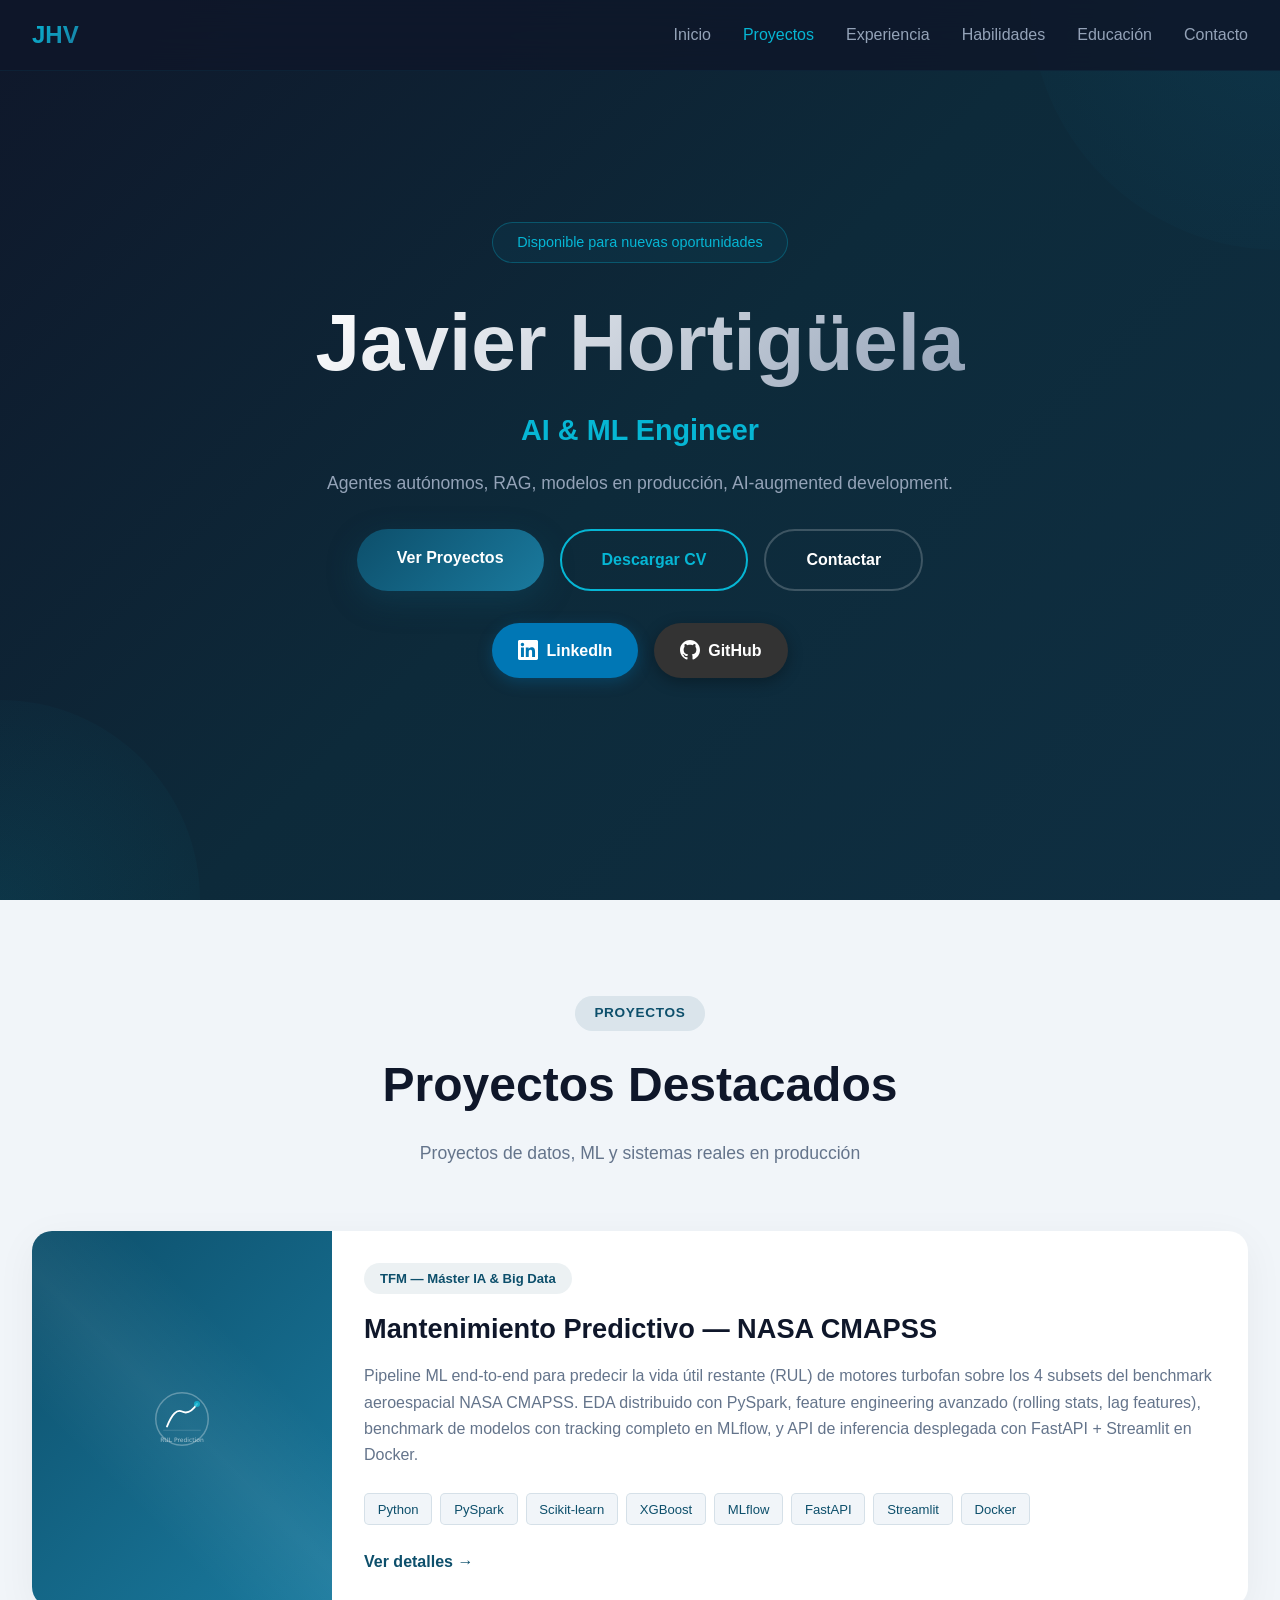
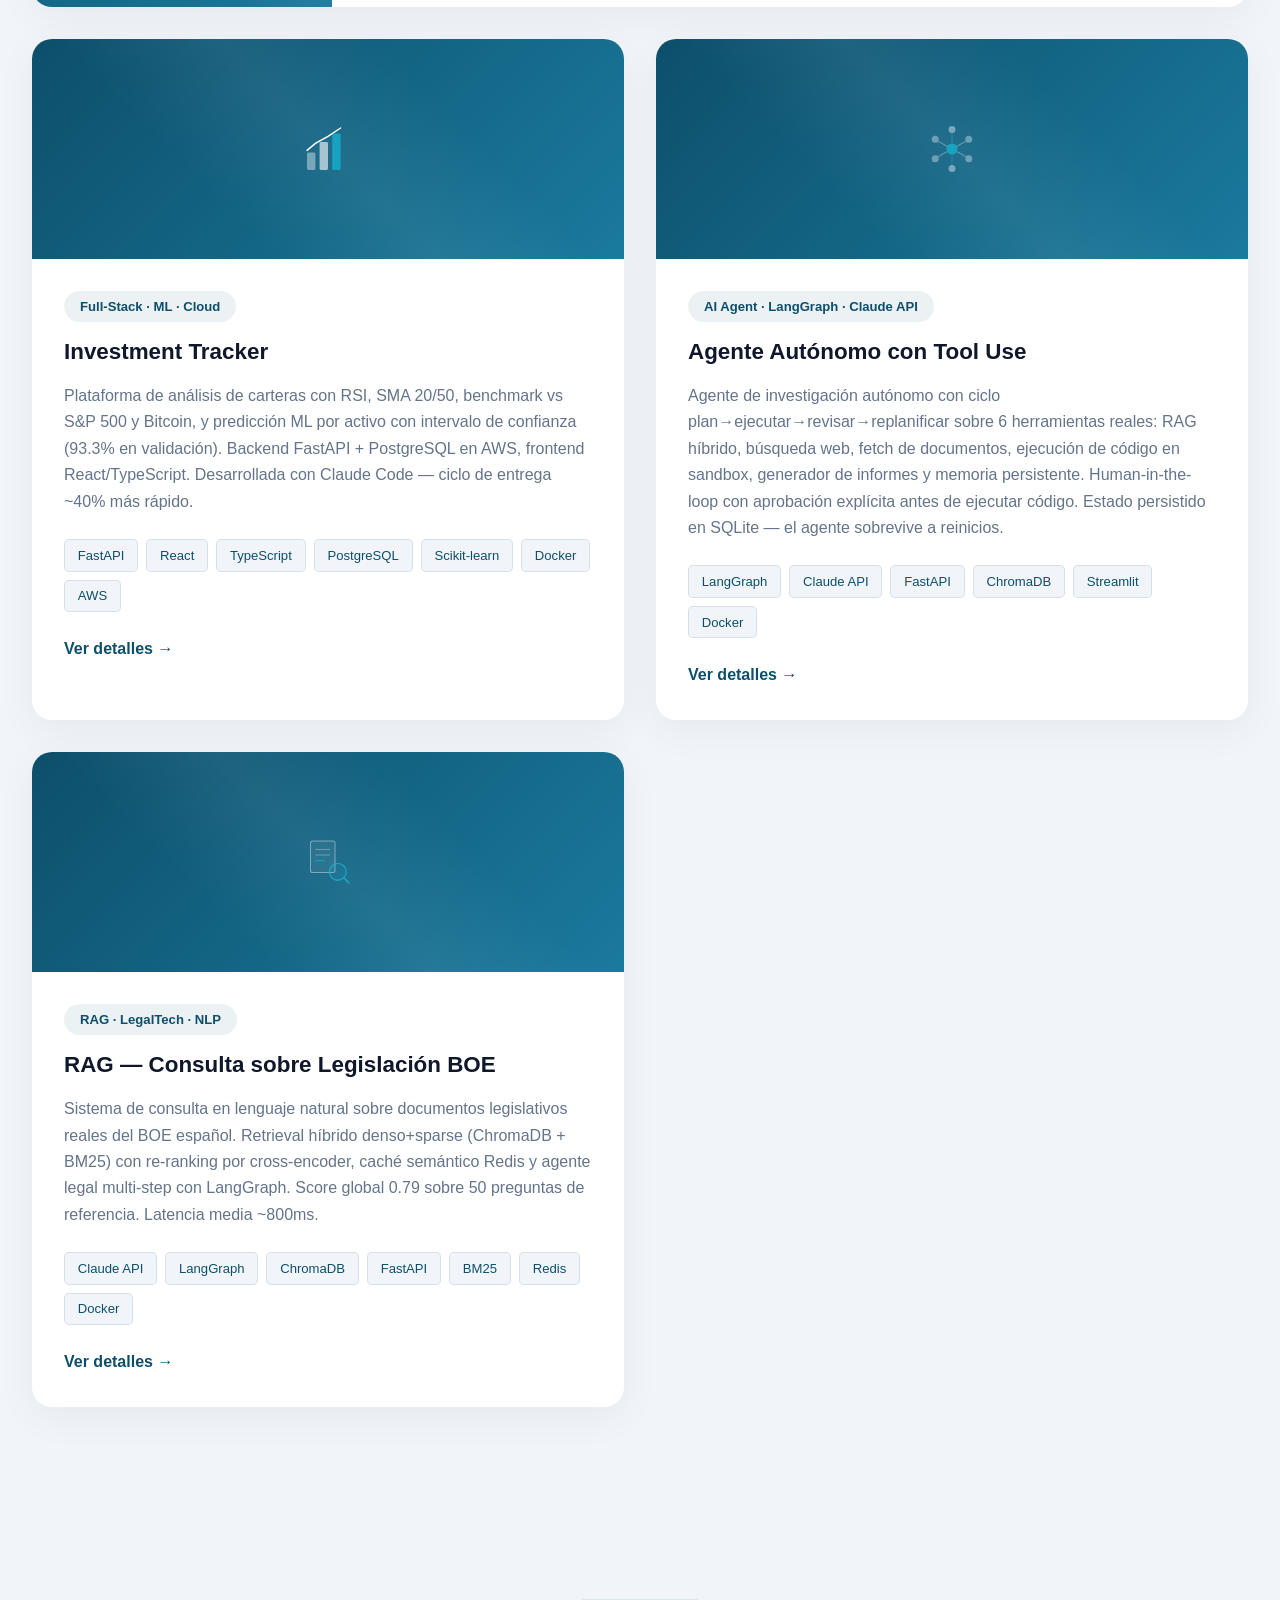
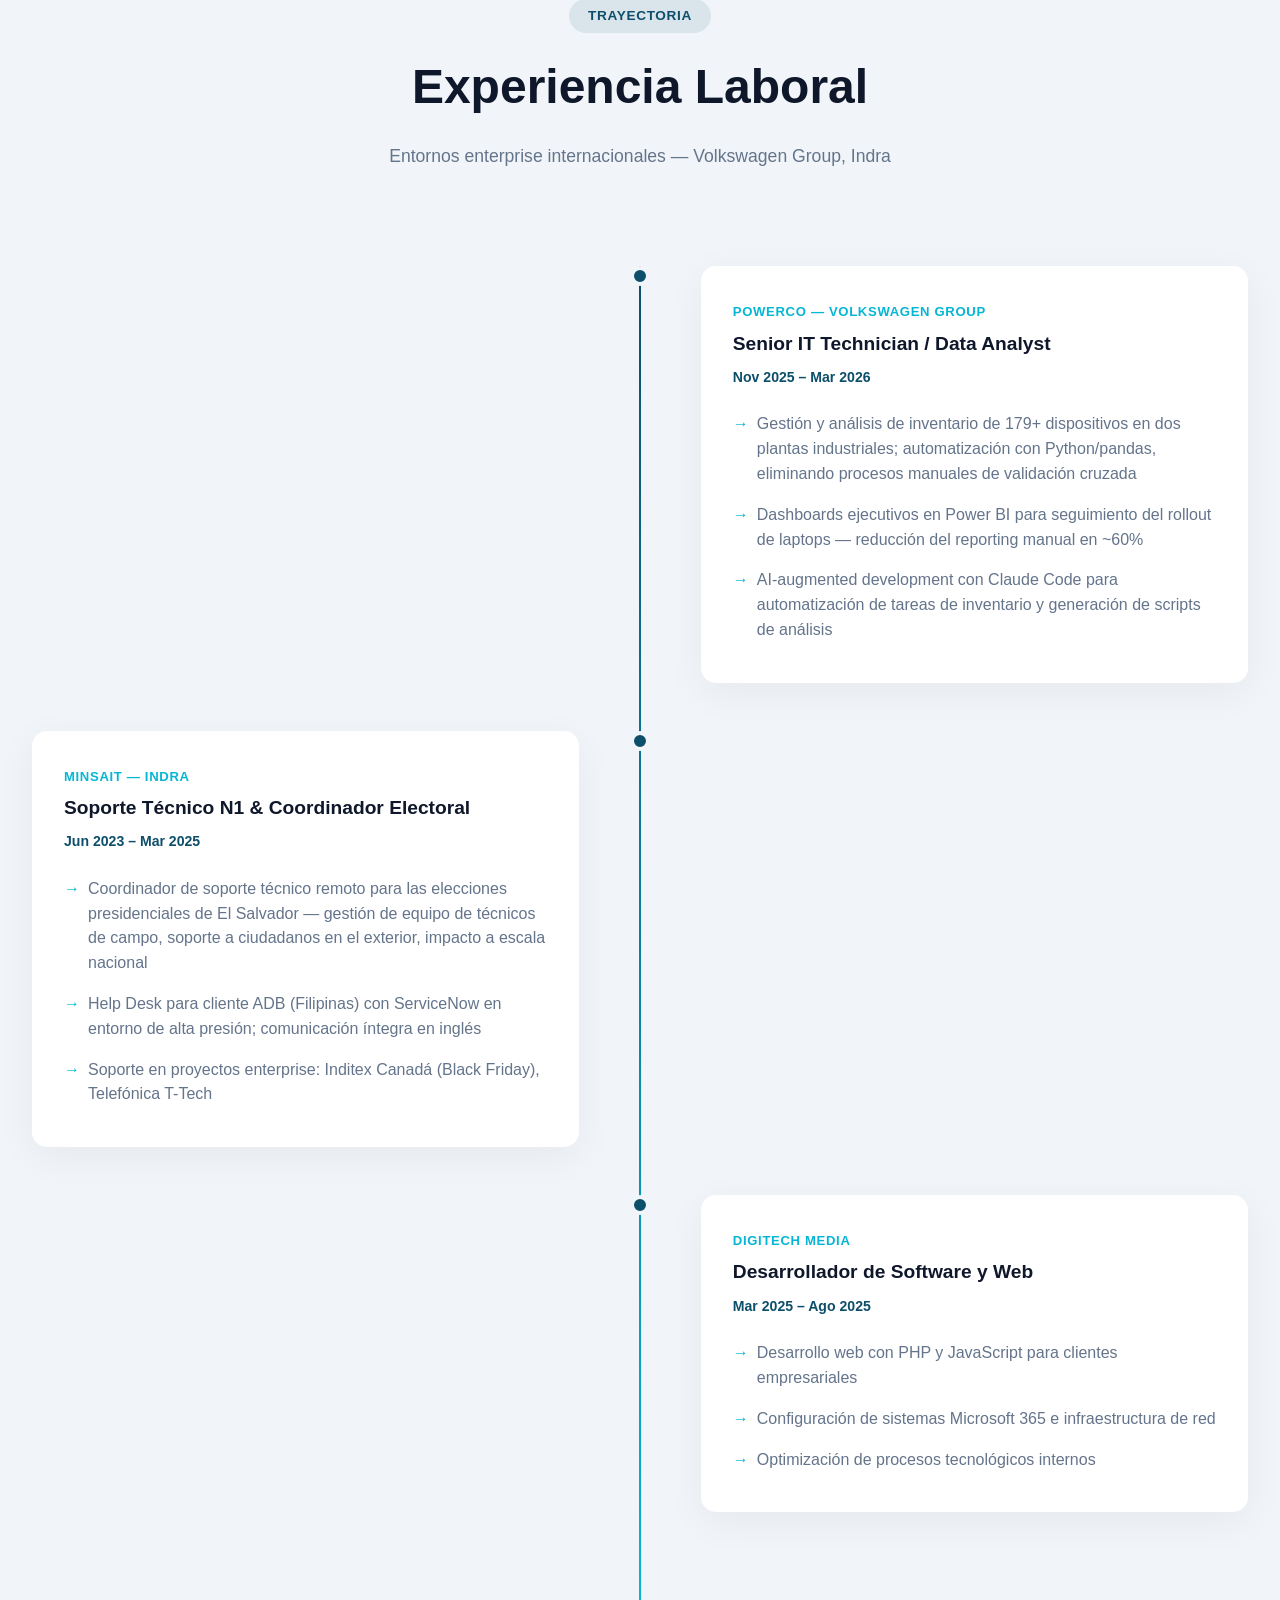
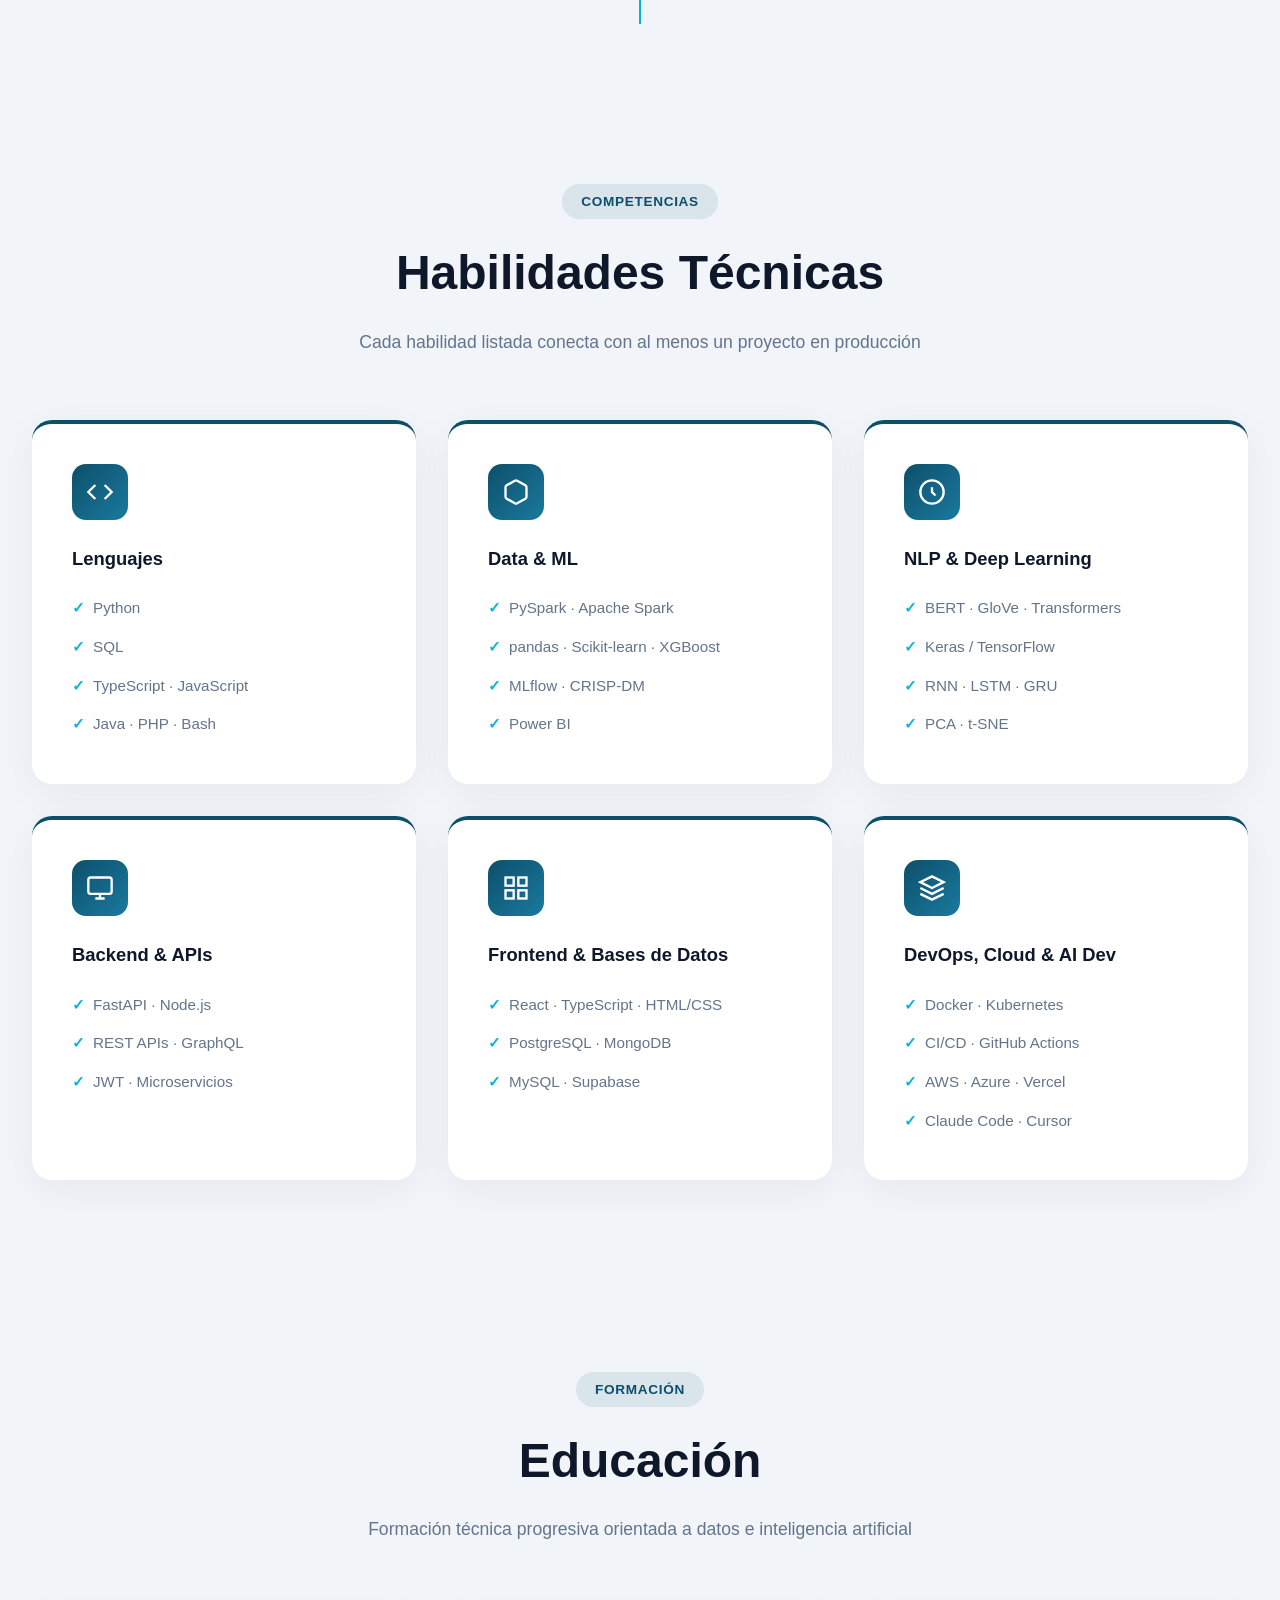
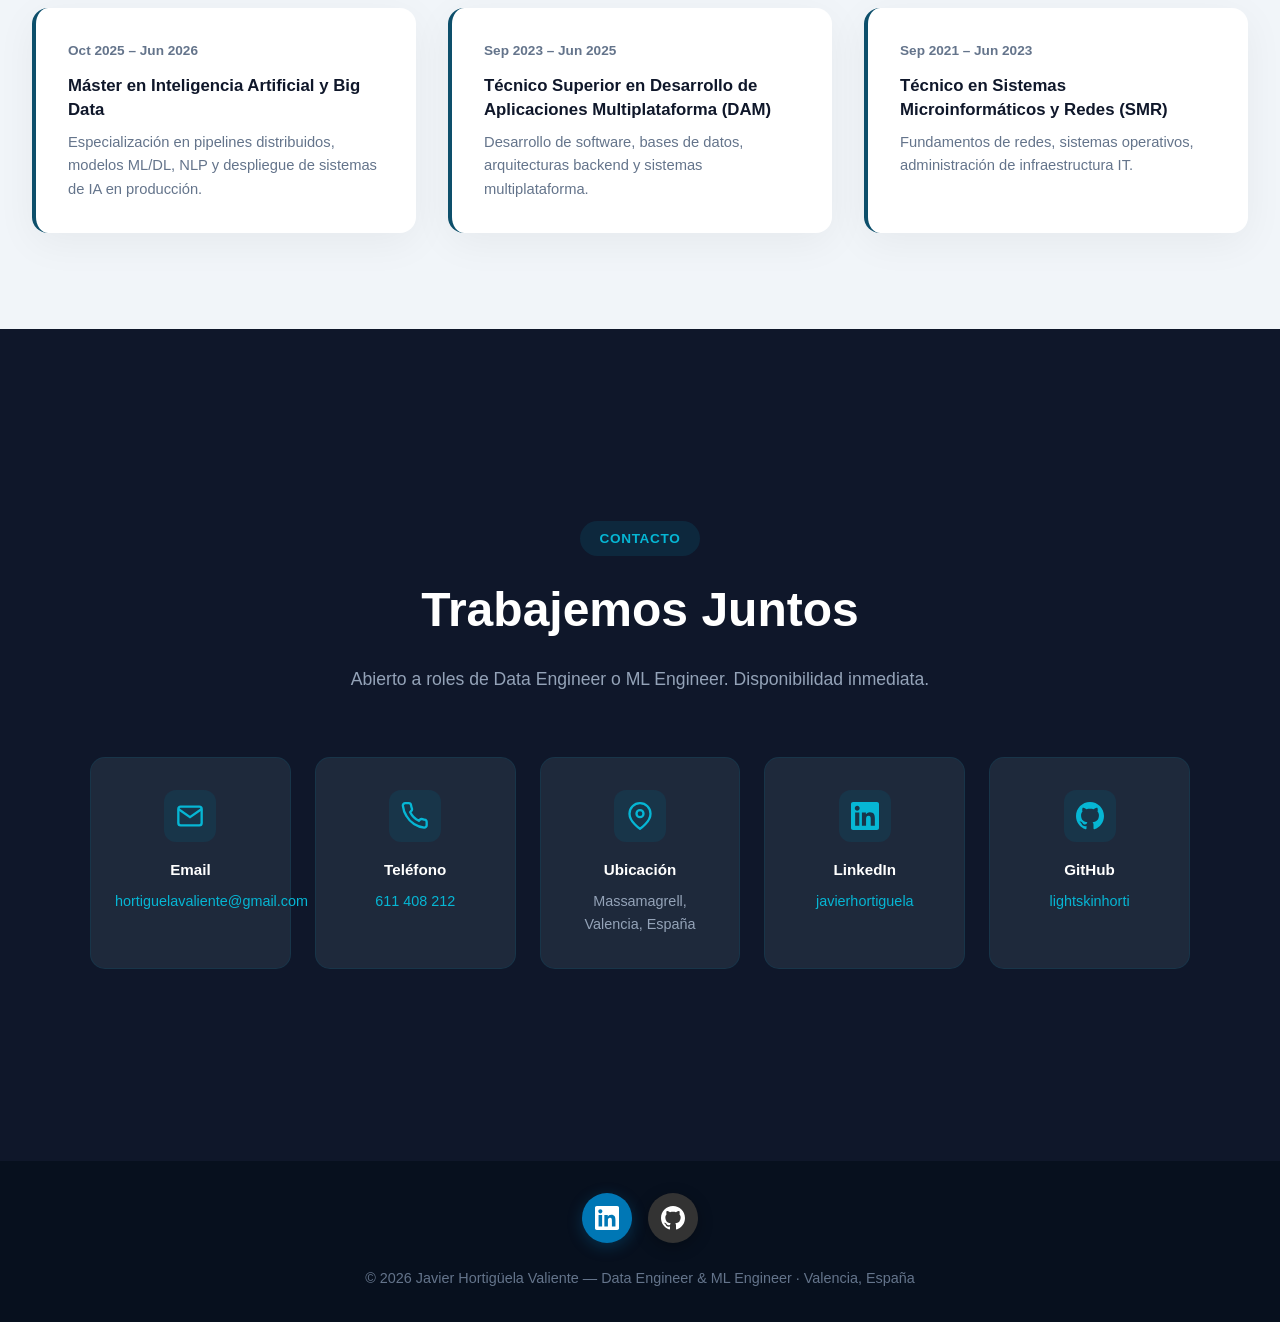
<file: index.html>
<!DOCTYPE html>
<html lang="es">
<head>
    <meta charset="UTF-8">
    <meta name="viewport" content="width=device-width, initial-scale=1.0">
    <meta name="description" content="Javier Hortigüela — AI & ML Engineer especializado en agentes autónomos, RAG, pipelines de datos y modelos en producción. Valencia, España.">
    <meta name="keywords" content="data engineer, ML engineer, PySpark, MLflow, FastAPI, Python, Big Data, machine learning, Valencia">
    <meta name="author" content="Javier Hortigüela Valiente">
    <meta property="og:title" content="Javier Hortigüela — AI & ML Engineer">
    <meta property="og:description" content="Pipelines distribuidos, modelos ML en producción, AI-augmented development. Valencia, España.">
    <meta property="og:url" content="https://lightskinhorti.github.io/Portfolio/portfolio_index.html">
    <!-- TODO: add og:image once hero screenshot is available (recommended 1200x630) -->
    <meta property="og:type" content="website">
    <title>Javier Hortigüela — AI & ML Engineer</title>
    <!-- SVG favicon with JH initials -->
    <link rel="icon" type="image/svg+xml" href="data:image/svg+xml,<svg xmlns='http://www.w3.org/2000/svg' viewBox='0 0 32 32'><rect width='32' height='32' rx='6' fill='%230D4F6B'/><text x='50%25' y='50%25' dominant-baseline='central' text-anchor='middle' font-family='system-ui,sans-serif' font-size='13' font-weight='700' fill='white'>JH</text></svg>">
    <link rel="stylesheet" href="portfolio_css.css">
</head>
<body>
    <nav class="navbar">
        <div class="container">
            <div class="logo">JHV</div>
            <ul class="nav-links">
                <li><a href="#inicio">Inicio</a></li>
                <li><a href="#proyectos">Proyectos</a></li>
                <li><a href="#experiencia">Experiencia</a></li>
                <li><a href="#habilidades">Habilidades</a></li>
                <li><a href="#educacion">Educación</a></li>
                <li><a href="#contacto">Contacto</a></li>
            </ul>
            <button class="nav-toggle" aria-label="Abrir menú">&#9776;</button>
        </div>
    </nav>

    <section class="hero" id="inicio">
        <div class="hero-content">
            <div class="hero-tag">Disponible para nuevas oportunidades</div>
            <h1>Javier Hortigüela</h1>
            <h2>AI &amp; ML Engineer</h2>
            <p class="hero-tagline">Agentes autónomos, RAG, modelos en producción, AI-augmented development.</p>
            <div class="hero-buttons">
                <a href="#proyectos" class="btn btn-primary">Ver Proyectos</a>
                <a href="CV_Javier_Hortiguela_2026.pdf" class="btn btn-cv" download>Descargar CV</a>
                <a href="#contacto" class="btn btn-secondary">Contactar</a>
            </div>
            <div class="hero-social">
                <a href="https://es.linkedin.com/in/javierhortiguela" target="_blank" class="social-btn linkedin" title="LinkedIn">
                    <svg class="social-icon" viewBox="0 0 24 24" fill="currentColor">
                        <path d="M20.447 20.452h-3.554v-5.569c0-1.328-.027-3.037-1.852-3.037-1.853 0-2.136 1.445-2.136 2.939v5.667H9.351V9h3.414v1.561h.046c.477-.9 1.637-1.85 3.37-1.85 3.601 0 4.267 2.37 4.267 5.455v6.286zM5.337 7.433c-1.144 0-2.063-.926-2.063-2.065 0-1.138.92-2.063 2.063-2.063 1.14 0 2.064.925 2.064 2.063 0 1.139-.925 2.065-2.064 2.065zm1.782 13.019H3.555V9h3.564v11.452zM22.225 0H1.771C.792 0 0 .774 0 1.729v20.542C0 23.227.792 24 1.771 24h20.451C23.2 24 24 23.227 24 22.271V1.729C24 .774 23.2 0 22.222 0h.003z"/>
                    </svg>
                    <span>LinkedIn</span>
                </a>
                <a href="https://github.com/lightskinhorti" target="_blank" class="social-btn github" title="GitHub">
                    <svg class="social-icon" viewBox="0 0 24 24" fill="currentColor">
                        <path d="M12 0c-6.626 0-12 5.373-12 12 0 5.302 3.438 9.8 8.207 11.387.599.111.793-.261.793-.577v-2.234c-3.338.726-4.033-1.416-4.033-1.416-.546-1.387-1.333-1.756-1.333-1.756-1.089-.745.083-.729.083-.729 1.205.084 1.839 1.237 1.839 1.237 1.07 1.834 2.807 1.304 3.492.997.107-.775.418-1.305.762-1.604-2.665-.305-5.467-1.334-5.467-5.931 0-1.311.469-2.381 1.236-3.221-.124-.303-.535-1.524.117-3.176 0 0 1.008-.322 3.301 1.23.957-.266 1.983-.399 3.003-.404 1.02.005 2.047.138 3.006.404 2.291-1.552 3.297-1.23 3.297-1.23.653 1.653.242 2.874.118 3.176.77.84 1.235 1.911 1.235 3.221 0 4.609-2.807 5.624-5.479 5.921.43.372.823 1.102.823 2.222v3.293c0 .319.192.694.801.576 4.765-1.589 8.199-6.086 8.199-11.386 0-6.627-5.373-12-12-12z"/>
                    </svg>
                    <span>GitHub</span>
                </a>
            </div>
        </div>
    </section>

    <div class="main-content">

        <!-- PROJECTS -->
        <section class="container" id="proyectos">
            <div class="section-header">
                <div class="section-tag">Proyectos</div>
                <h2 class="section-title">Proyectos Destacados</h2>
                <p class="section-subtitle">Proyectos de datos, ML y sistemas reales en producción</p>
            </div>
            <div class="projects-grid">

                <!-- Featured project: TFM -->
                <div class="project-card featured" data-project="tfm">
                    <div class="project-image">
                        <svg viewBox="0 0 80 80" fill="none" xmlns="http://www.w3.org/2000/svg" width="60" height="60">
                            <circle cx="40" cy="40" r="35" stroke="rgba(255,255,255,0.3)" stroke-width="2"/>
                            <path d="M20 50 Q30 25 40 30 Q50 35 60 20" stroke="white" stroke-width="2.5" fill="none" stroke-linecap="round"/>
                            <circle cx="60" cy="20" r="4" fill="rgba(6,182,212,0.8)"/>
                            <path d="M15 55 L65 55" stroke="rgba(255,255,255,0.2)" stroke-width="1"/>
                            <text x="40" y="70" text-anchor="middle" fill="rgba(255,255,255,0.6)" font-size="8" font-family="system-ui">RUL Prediction</text>
                        </svg>
                    </div>
                    <div class="project-content">
                        <span class="project-tag">TFM — Máster IA &amp; Big Data</span>
                        <h3>Mantenimiento Predictivo — NASA CMAPSS</h3>
                        <p>Pipeline ML end-to-end para predecir la vida útil restante (RUL) de motores turbofan sobre los 4 subsets del benchmark aeroespacial NASA CMAPSS. EDA distribuido con PySpark, feature engineering avanzado (rolling stats, lag features), benchmark de modelos con tracking completo en MLflow, y API de inferencia desplegada con FastAPI + Streamlit en Docker.</p>
                        <div class="project-tech">
                            <span class="tech-badge">Python</span>
                            <span class="tech-badge">PySpark</span>
                            <span class="tech-badge">Scikit-learn</span>
                            <span class="tech-badge">XGBoost</span>
                            <span class="tech-badge">MLflow</span>
                            <span class="tech-badge">FastAPI</span>
                            <span class="tech-badge">Streamlit</span>
                            <span class="tech-badge">Docker</span>
                        </div>
                        <!-- TODO: add real repo URL -->
                        <a href="#" class="project-link view-details">Ver detalles &#8594;</a>
                    </div>
                </div>

                <!-- Investment Tracker -->
                <div class="project-card" data-project="investment">
                    <div class="project-image">
                        <svg viewBox="0 0 80 80" fill="none" xmlns="http://www.w3.org/2000/svg" width="56" height="56">
                            <rect x="10" y="45" width="12" height="25" rx="2" fill="rgba(255,255,255,0.4)"/>
                            <rect x="28" y="30" width="12" height="40" rx="2" fill="rgba(255,255,255,0.6)"/>
                            <rect x="46" y="18" width="12" height="52" rx="2" fill="rgba(6,182,212,0.7)"/>
                            <path d="M10 42 L22 32 L40 22 L58 10" stroke="white" stroke-width="2" stroke-linecap="round"/>
                        </svg>
                    </div>
                    <div class="project-content">
                        <span class="project-tag">Full-Stack · ML · Cloud</span>
                        <h3>Investment Tracker</h3>
                        <p>Plataforma de análisis de carteras con RSI, SMA 20/50, benchmark vs S&amp;P 500 y Bitcoin, y predicción ML por activo con intervalo de confianza (93.3% en validación). Backend FastAPI + PostgreSQL en AWS, frontend React/TypeScript. Desarrollada con Claude Code — ciclo de entrega ~40% más rápido.</p>
                        <div class="project-tech">
                            <span class="tech-badge">FastAPI</span>
                            <span class="tech-badge">React</span>
                            <span class="tech-badge">TypeScript</span>
                            <span class="tech-badge">PostgreSQL</span>
                            <span class="tech-badge">Scikit-learn</span>
                            <span class="tech-badge">Docker</span>
                            <span class="tech-badge">AWS</span>
                        </div>
                        <!-- TODO: add real repo URL -->
                        <a href="#" class="project-link view-details">Ver detalles &#8594;</a>
                    </div>
                </div>

                <!-- AI Agent with Tool Use -->
                <div class="project-card" data-project="agent">
                    <div class="project-image">
                        <svg viewBox="0 0 80 80" fill="none" xmlns="http://www.w3.org/2000/svg" width="56" height="56">
                            <circle cx="40" cy="40" r="8" fill="rgba(6,182,212,0.7)"/>
                            <circle cx="40" cy="12" r="5" fill="rgba(255,255,255,0.4)"/>
                            <circle cx="64" cy="26" r="5" fill="rgba(255,255,255,0.35)"/>
                            <circle cx="64" cy="54" r="5" fill="rgba(255,255,255,0.35)"/>
                            <circle cx="40" cy="68" r="5" fill="rgba(255,255,255,0.4)"/>
                            <circle cx="16" cy="54" r="5" fill="rgba(255,255,255,0.35)"/>
                            <circle cx="16" cy="26" r="5" fill="rgba(255,255,255,0.35)"/>
                            <line x1="40" y1="32" x2="40" y2="17" stroke="rgba(6,182,212,0.5)" stroke-width="1.5"/>
                            <line x1="47" y1="36" x2="60" y2="29" stroke="rgba(255,255,255,0.3)" stroke-width="1.5"/>
                            <line x1="47" y1="44" x2="60" y2="51" stroke="rgba(255,255,255,0.3)" stroke-width="1.5"/>
                            <line x1="40" y1="48" x2="40" y2="63" stroke="rgba(6,182,212,0.4)" stroke-width="1.5"/>
                            <line x1="33" y1="44" x2="20" y2="51" stroke="rgba(255,255,255,0.3)" stroke-width="1.5"/>
                            <line x1="33" y1="36" x2="20" y2="29" stroke="rgba(255,255,255,0.3)" stroke-width="1.5"/>
                        </svg>
                    </div>
                    <div class="project-content">
                        <span class="project-tag">AI Agent · LangGraph · Claude API</span>
                        <h3>Agente Autónomo con Tool Use</h3>
                        <p>Agente de investigación autónomo con ciclo plan→ejecutar→revisar→replanificar sobre 6 herramientas reales: RAG híbrido, búsqueda web, fetch de documentos, ejecución de código en sandbox, generador de informes y memoria persistente. Human-in-the-loop con aprobación explícita antes de ejecutar código. Estado persistido en SQLite — el agente sobrevive a reinicios.</p>
                        <div class="project-tech">
                            <span class="tech-badge">LangGraph</span>
                            <span class="tech-badge">Claude API</span>
                            <span class="tech-badge">FastAPI</span>
                            <span class="tech-badge">ChromaDB</span>
                            <span class="tech-badge">Streamlit</span>
                            <span class="tech-badge">Docker</span>
                        </div>
                        <a href="#" class="project-link view-details">Ver detalles &#8594;</a>
                    </div>
                </div>

                <!-- RAG BOE -->
                <div class="project-card" data-project="rag">
                    <div class="project-image">
                        <svg viewBox="0 0 80 80" fill="none" xmlns="http://www.w3.org/2000/svg" width="56" height="56">
                            <rect x="15" y="10" width="35" height="45" rx="3" stroke="rgba(255,255,255,0.4)" stroke-width="1.5" fill="rgba(255,255,255,0.05)"/>
                            <line x1="22" y1="22" x2="43" y2="22" stroke="rgba(255,255,255,0.3)" stroke-width="1.5"/>
                            <line x1="22" y1="30" x2="43" y2="30" stroke="rgba(255,255,255,0.3)" stroke-width="1.5"/>
                            <line x1="22" y1="38" x2="35" y2="38" stroke="rgba(6,182,212,0.6)" stroke-width="1.5"/>
                            <circle cx="54" cy="54" r="12" stroke="rgba(6,182,212,0.7)" stroke-width="2" fill="rgba(6,182,212,0.08)"/>
                            <line x1="63" y1="63" x2="70" y2="70" stroke="rgba(6,182,212,0.7)" stroke-width="2.5" stroke-linecap="round"/>
                        </svg>
                    </div>
                    <div class="project-content">
                        <span class="project-tag">RAG · LegalTech · NLP</span>
                        <h3>RAG — Consulta sobre Legislación BOE</h3>
                        <p>Sistema de consulta en lenguaje natural sobre documentos legislativos reales del BOE español. Retrieval híbrido denso+sparse (ChromaDB + BM25) con re-ranking por cross-encoder, caché semántico Redis y agente legal multi-step con LangGraph. Score global 0.79 sobre 50 preguntas de referencia. Latencia media ~800ms.</p>
                        <div class="project-tech">
                            <span class="tech-badge">Claude API</span>
                            <span class="tech-badge">LangGraph</span>
                            <span class="tech-badge">ChromaDB</span>
                            <span class="tech-badge">FastAPI</span>
                            <span class="tech-badge">BM25</span>
                            <span class="tech-badge">Redis</span>
                            <span class="tech-badge">Docker</span>
                        </div>
                        <a href="#" class="project-link view-details">Ver detalles &#8594;</a>
                    </div>
                </div>

            </div>
        </section>

        <!-- Modal for project details -->
        <div id="project-modal" class="modal">
            <div class="modal-content">
                <span class="close-modal">&times;</span>
                <div id="modal-body">
                    <!-- Loaded dynamically by JS -->
                </div>
            </div>
        </div>

        <!-- EXPERIENCE -->
        <section class="container" id="experiencia">
            <div class="section-header">
                <div class="section-tag">Trayectoria</div>
                <h2 class="section-title">Experiencia Laboral</h2>
                <p class="section-subtitle">Entornos enterprise internacionales — Volkswagen Group, Indra</p>
            </div>
            <div class="timeline">

                <div class="timeline-item">
                    <div class="timeline-dot"></div>
                    <div class="timeline-content">
                        <span class="timeline-company">Powerco — Volkswagen Group</span>
                        <h3>Senior IT Technician / Data Analyst</h3>
                        <div class="timeline-date">Nov 2025 – Mar 2026</div>
                        <ul>
                            <li>Gestión y análisis de inventario de 179+ dispositivos en dos plantas industriales; automatización con Python/pandas, eliminando procesos manuales de validación cruzada</li>
                            <li>Dashboards ejecutivos en Power BI para seguimiento del rollout de laptops — reducción del reporting manual en ~60%</li>
                            <li>AI-augmented development con Claude Code para automatización de tareas de inventario y generación de scripts de análisis</li>
                        </ul>
                    </div>
                </div>

                <div class="timeline-item">
                    <div class="timeline-dot"></div>
                    <div class="timeline-content">
                        <span class="timeline-company">Minsait — Indra</span>
                        <h3>Soporte Técnico N1 &amp; Coordinador Electoral</h3>
                        <div class="timeline-date">Jun 2023 – Mar 2025</div>
                        <ul>
                            <li>Coordinador de soporte técnico remoto para las elecciones presidenciales de El Salvador — gestión de equipo de técnicos de campo, soporte a ciudadanos en el exterior, impacto a escala nacional</li>
                            <li>Help Desk para cliente ADB (Filipinas) con ServiceNow en entorno de alta presión; comunicación íntegra en inglés</li>
                            <li>Soporte en proyectos enterprise: Inditex Canadá (Black Friday), Telefónica T-Tech</li>
                        </ul>
                    </div>
                </div>

                <div class="timeline-item">
                    <div class="timeline-dot"></div>
                    <div class="timeline-content">
                        <span class="timeline-company">Digitech Media</span>
                        <h3>Desarrollador de Software y Web</h3>
                        <div class="timeline-date">Mar 2025 – Ago 2025</div>
                        <ul>
                            <li>Desarrollo web con PHP y JavaScript para clientes empresariales</li>
                            <li>Configuración de sistemas Microsoft 365 e infraestructura de red</li>
                            <li>Optimización de procesos tecnológicos internos</li>
                        </ul>
                    </div>
                </div>

            </div>
        </section>

        <!-- SKILLS -->
        <section class="container" id="habilidades">
            <div class="section-header">
                <div class="section-tag">Competencias</div>
                <h2 class="section-title">Habilidades Técnicas</h2>
                <p class="section-subtitle">Cada habilidad listada conecta con al menos un proyecto en producción</p>
            </div>
            <div class="skills-grid">

                <div class="skill-card">
                    <div class="skill-icon">
                        <svg viewBox="0 0 24 24" fill="none" stroke="currentColor" stroke-width="2" width="28" height="28"><polyline points="16 18 22 12 16 6"/><polyline points="8 6 2 12 8 18"/></svg>
                    </div>
                    <h4>Lenguajes</h4>
                    <ul>
                        <li>Python</li>
                        <li>SQL</li>
                        <li>TypeScript · JavaScript</li>
                        <li>Java · PHP · Bash</li>
                    </ul>
                </div>

                <div class="skill-card">
                    <div class="skill-icon">
                        <svg viewBox="0 0 24 24" fill="none" stroke="currentColor" stroke-width="2" width="28" height="28"><path d="M21 16V8a2 2 0 0 0-1-1.73l-7-4a2 2 0 0 0-2 0l-7 4A2 2 0 0 0 3 8v8a2 2 0 0 0 1 1.73l7 4a2 2 0 0 0 2 0l7-4A2 2 0 0 0 21 16z"/></svg>
                    </div>
                    <h4>Data &amp; ML</h4>
                    <ul>
                        <li>PySpark · Apache Spark</li>
                        <li>pandas · Scikit-learn · XGBoost</li>
                        <li>MLflow · CRISP-DM</li>
                        <li>Power BI</li>
                    </ul>
                </div>

                <div class="skill-card">
                    <div class="skill-icon">
                        <svg viewBox="0 0 24 24" fill="none" stroke="currentColor" stroke-width="2" width="28" height="28"><circle cx="12" cy="12" r="10"/><path d="M12 8v4l3 3"/></svg>
                    </div>
                    <h4>NLP &amp; Deep Learning</h4>
                    <ul>
                        <li>BERT · GloVe · Transformers</li>
                        <li>Keras / TensorFlow</li>
                        <li>RNN · LSTM · GRU</li>
                        <li>PCA · t-SNE</li>
                    </ul>
                </div>

                <div class="skill-card">
                    <div class="skill-icon">
                        <svg viewBox="0 0 24 24" fill="none" stroke="currentColor" stroke-width="2" width="28" height="28"><rect x="2" y="3" width="20" height="14" rx="2"/><path d="M8 21h8M12 17v4"/></svg>
                    </div>
                    <h4>Backend &amp; APIs</h4>
                    <ul>
                        <li>FastAPI · Node.js</li>
                        <li>REST APIs · GraphQL</li>
                        <li>JWT · Microservicios</li>
                    </ul>
                </div>

                <div class="skill-card">
                    <div class="skill-icon">
                        <svg viewBox="0 0 24 24" fill="none" stroke="currentColor" stroke-width="2" width="28" height="28"><rect x="3" y="3" width="7" height="7"/><rect x="14" y="3" width="7" height="7"/><rect x="14" y="14" width="7" height="7"/><rect x="3" y="14" width="7" height="7"/></svg>
                    </div>
                    <h4>Frontend &amp; Bases de Datos</h4>
                    <ul>
                        <li>React · TypeScript · HTML/CSS</li>
                        <li>PostgreSQL · MongoDB</li>
                        <li>MySQL · Supabase</li>
                    </ul>
                </div>

                <div class="skill-card">
                    <div class="skill-icon">
                        <svg viewBox="0 0 24 24" fill="none" stroke="currentColor" stroke-width="2" width="28" height="28"><path d="M12 2L2 7l10 5 10-5-10-5z"/><path d="M2 17l10 5 10-5"/><path d="M2 12l10 5 10-5"/></svg>
                    </div>
                    <h4>DevOps, Cloud &amp; AI Dev</h4>
                    <ul>
                        <li>Docker · Kubernetes</li>
                        <li>CI/CD · GitHub Actions</li>
                        <li>AWS · Azure · Vercel</li>
                        <li>Claude Code · Cursor</li>
                    </ul>
                </div>

            </div>
        </section>

        <!-- EDUCATION -->
        <section class="container" id="educacion">
            <div class="section-header">
                <div class="section-tag">Formación</div>
                <h2 class="section-title">Educación</h2>
                <p class="section-subtitle">Formación técnica progresiva orientada a datos e inteligencia artificial</p>
            </div>
            <div class="education-grid">

                <div class="education-card">
                    <div class="education-year">Oct 2025 – Jun 2026</div>
                    <h4>Máster en Inteligencia Artificial y Big Data</h4>
                    <p>Especialización en pipelines distribuidos, modelos ML/DL, NLP y despliegue de sistemas de IA en producción.</p>
                </div>

                <div class="education-card">
                    <div class="education-year">Sep 2023 – Jun 2025</div>
                    <h4>Técnico Superior en Desarrollo de Aplicaciones Multiplataforma (DAM)</h4>
                    <p>Desarrollo de software, bases de datos, arquitecturas backend y sistemas multiplataforma.</p>
                </div>

                <div class="education-card">
                    <div class="education-year">Sep 2021 – Jun 2023</div>
                    <h4>Técnico en Sistemas Microinformáticos y Redes (SMR)</h4>
                    <p>Fundamentos de redes, sistemas operativos, administración de infraestructura IT.</p>
                </div>

            </div>
        </section>

    </div><!-- end .main-content -->

    <!-- CONTACT -->
    <section class="contact-section" id="contacto">
        <div class="container">
            <div class="section-header">
                <div class="section-tag">Contacto</div>
                <h2 class="section-title">Trabajemos Juntos</h2>
                <p class="section-subtitle">Abierto a roles de Data Engineer o ML Engineer. Disponibilidad inmediata.</p>
            </div>
            <div class="contact-cards">
                <div class="contact-card">
                    <div class="contact-icon">
                        <svg viewBox="0 0 24 24" fill="none" stroke="currentColor" stroke-width="2" width="28" height="28"><path d="M4 4h16c1.1 0 2 .9 2 2v12c0 1.1-.9 2-2 2H4c-1.1 0-2-.9-2-2V6c0-1.1.9-2 2-2z"/><polyline points="22,6 12,13 2,6"/></svg>
                    </div>
                    <h4>Email</h4>
                    <p><a href="mailto:hortiguelavaliente@gmail.com">hortiguelavaliente@gmail.com</a></p>
                </div>
                <div class="contact-card">
                    <div class="contact-icon">
                        <svg viewBox="0 0 24 24" fill="none" stroke="currentColor" stroke-width="2" width="28" height="28"><path d="M22 16.92v3a2 2 0 0 1-2.18 2 19.79 19.79 0 0 1-8.63-3.07A19.5 19.5 0 0 1 4.69 12 19.79 19.79 0 0 1 1.63 3.35 2 2 0 0 1 3.6 1h3a2 2 0 0 1 2 1.72 12.84 12.84 0 0 0 .7 2.81 2 2 0 0 1-.45 2.11L7.91 8.7a16 16 0 0 0 7.39 7.39l.95-.95a2 2 0 0 1 2.11-.45 12.84 12.84 0 0 0 2.81.7A2 2 0 0 1 22 16.92z"/></svg>
                    </div>
                    <h4>Teléfono</h4>
                    <p><a href="tel:+34611408212">611 408 212</a></p>
                </div>
                <div class="contact-card">
                    <div class="contact-icon">
                        <svg viewBox="0 0 24 24" fill="none" stroke="currentColor" stroke-width="2" width="28" height="28"><path d="M21 10c0 7-9 13-9 13s-9-6-9-13a9 9 0 0 1 18 0z"/><circle cx="12" cy="10" r="3"/></svg>
                    </div>
                    <h4>Ubicación</h4>
                    <p>Massamagrell, Valencia, España</p>
                </div>
                <div class="contact-card">
                    <div class="contact-icon">
                        <svg viewBox="0 0 24 24" fill="currentColor" width="28" height="28"><path d="M20.447 20.452h-3.554v-5.569c0-1.328-.027-3.037-1.852-3.037-1.853 0-2.136 1.445-2.136 2.939v5.667H9.351V9h3.414v1.561h.046c.477-.9 1.637-1.85 3.37-1.85 3.601 0 4.267 2.37 4.267 5.455v6.286zM5.337 7.433c-1.144 0-2.063-.926-2.063-2.065 0-1.138.92-2.063 2.063-2.063 1.14 0 2.064.925 2.064 2.063 0 1.139-.925 2.065-2.064 2.065zm1.782 13.019H3.555V9h3.564v11.452zM22.225 0H1.771C.792 0 0 .774 0 1.729v20.542C0 23.227.792 24 1.771 24h20.451C23.2 24 24 23.227 24 22.271V1.729C24 .774 23.2 0 22.222 0h.003z"/></svg>
                    </div>
                    <h4>LinkedIn</h4>
                    <p><a href="https://es.linkedin.com/in/javierhortiguela" target="_blank">javierhortiguela</a></p>
                </div>
                <div class="contact-card">
                    <div class="contact-icon">
                        <svg viewBox="0 0 24 24" fill="currentColor" width="28" height="28"><path d="M12 0c-6.626 0-12 5.373-12 12 0 5.302 3.438 9.8 8.207 11.387.599.111.793-.261.793-.577v-2.234c-3.338.726-4.033-1.416-4.033-1.416-.546-1.387-1.333-1.756-1.333-1.756-1.089-.745.083-.729.083-.729 1.205.084 1.839 1.237 1.839 1.237 1.07 1.834 2.807 1.304 3.492.997.107-.775.418-1.305.762-1.604-2.665-.305-5.467-1.334-5.467-5.931 0-1.311.469-2.381 1.236-3.221-.124-.303-.535-1.524.117-3.176 0 0 1.008-.322 3.301 1.23.957-.266 1.983-.399 3.003-.404 1.02.005 2.047.138 3.006.404 2.291-1.552 3.297-1.23 3.297-1.23.653 1.653.242 2.874.118 3.176.77.84 1.235 1.911 1.235 3.221 0 4.609-2.807 5.624-5.479 5.921.43.372.823 1.102.823 2.222v3.293c0 .319.192.694.801.576 4.765-1.589 8.199-6.086 8.199-11.386 0-6.627-5.373-12-12-12z"/></svg>
                    </div>
                    <h4>GitHub</h4>
                    <p><a href="https://github.com/lightskinhorti" target="_blank">lightskinhorti</a></p>
                </div>
            </div>
        </div>
    </section>

    <footer>
        <div class="footer-social">
            <a href="https://es.linkedin.com/in/javierhortiguela" target="_blank" class="social-btn linkedin" title="LinkedIn">
                <svg class="social-icon" viewBox="0 0 24 24" fill="currentColor">
                    <path d="M20.447 20.452h-3.554v-5.569c0-1.328-.027-3.037-1.852-3.037-1.853 0-2.136 1.445-2.136 2.939v5.667H9.351V9h3.414v1.561h.046c.477-.9 1.637-1.85 3.37-1.85 3.601 0 4.267 2.37 4.267 5.455v6.286zM5.337 7.433c-1.144 0-2.063-.926-2.063-2.065 0-1.138.92-2.063 2.063-2.063 1.14 0 2.064.925 2.064 2.063 0 1.139-.925 2.065-2.064 2.065zm1.782 13.019H3.555V9h3.564v11.452zM22.225 0H1.771C.792 0 0 .774 0 1.729v20.542C0 23.227.792 24 1.771 24h20.451C23.2 24 24 23.227 24 22.271V1.729C24 .774 23.2 0 22.222 0h.003z"/>
                </svg>
            </a>
            <a href="https://github.com/lightskinhorti" target="_blank" class="social-btn github" title="GitHub">
                <svg class="social-icon" viewBox="0 0 24 24" fill="currentColor">
                    <path d="M12 0c-6.626 0-12 5.373-12 12 0 5.302 3.438 9.8 8.207 11.387.599.111.793-.261.793-.577v-2.234c-3.338.726-4.033-1.416-4.033-1.416-.546-1.387-1.333-1.756-1.333-1.756-1.089-.745.083-.729.083-.729 1.205.084 1.839 1.237 1.839 1.237 1.07 1.834 2.807 1.304 3.492.997.107-.775.418-1.305.762-1.604-2.665-.305-5.467-1.334-5.467-5.931 0-1.311.469-2.381 1.236-3.221-.124-.303-.535-1.524.117-3.176 0 0 1.008-.322 3.301 1.23.957-.266 1.983-.399 3.003-.404 1.02.005 2.047.138 3.006.404 2.291-1.552 3.297-1.23 3.297-1.23.653 1.653.242 2.874.118 3.176.77.84 1.235 1.911 1.235 3.221 0 4.609-2.807 5.624-5.479 5.921.43.372.823 1.102.823 2.222v3.293c0 .319.192.694.801.576 4.765-1.589 8.199-6.086 8.199-11.386 0-6.627-5.373-12-12-12z"/>
                </svg>
            </a>
        </div>
        <p>&copy; 2026 Javier Hortigüela Valiente — Data Engineer &amp; ML Engineer · Valencia, España</p>
    </footer>

    <script src="portfolio_js.js"></script>
</body>
</html>
</file>
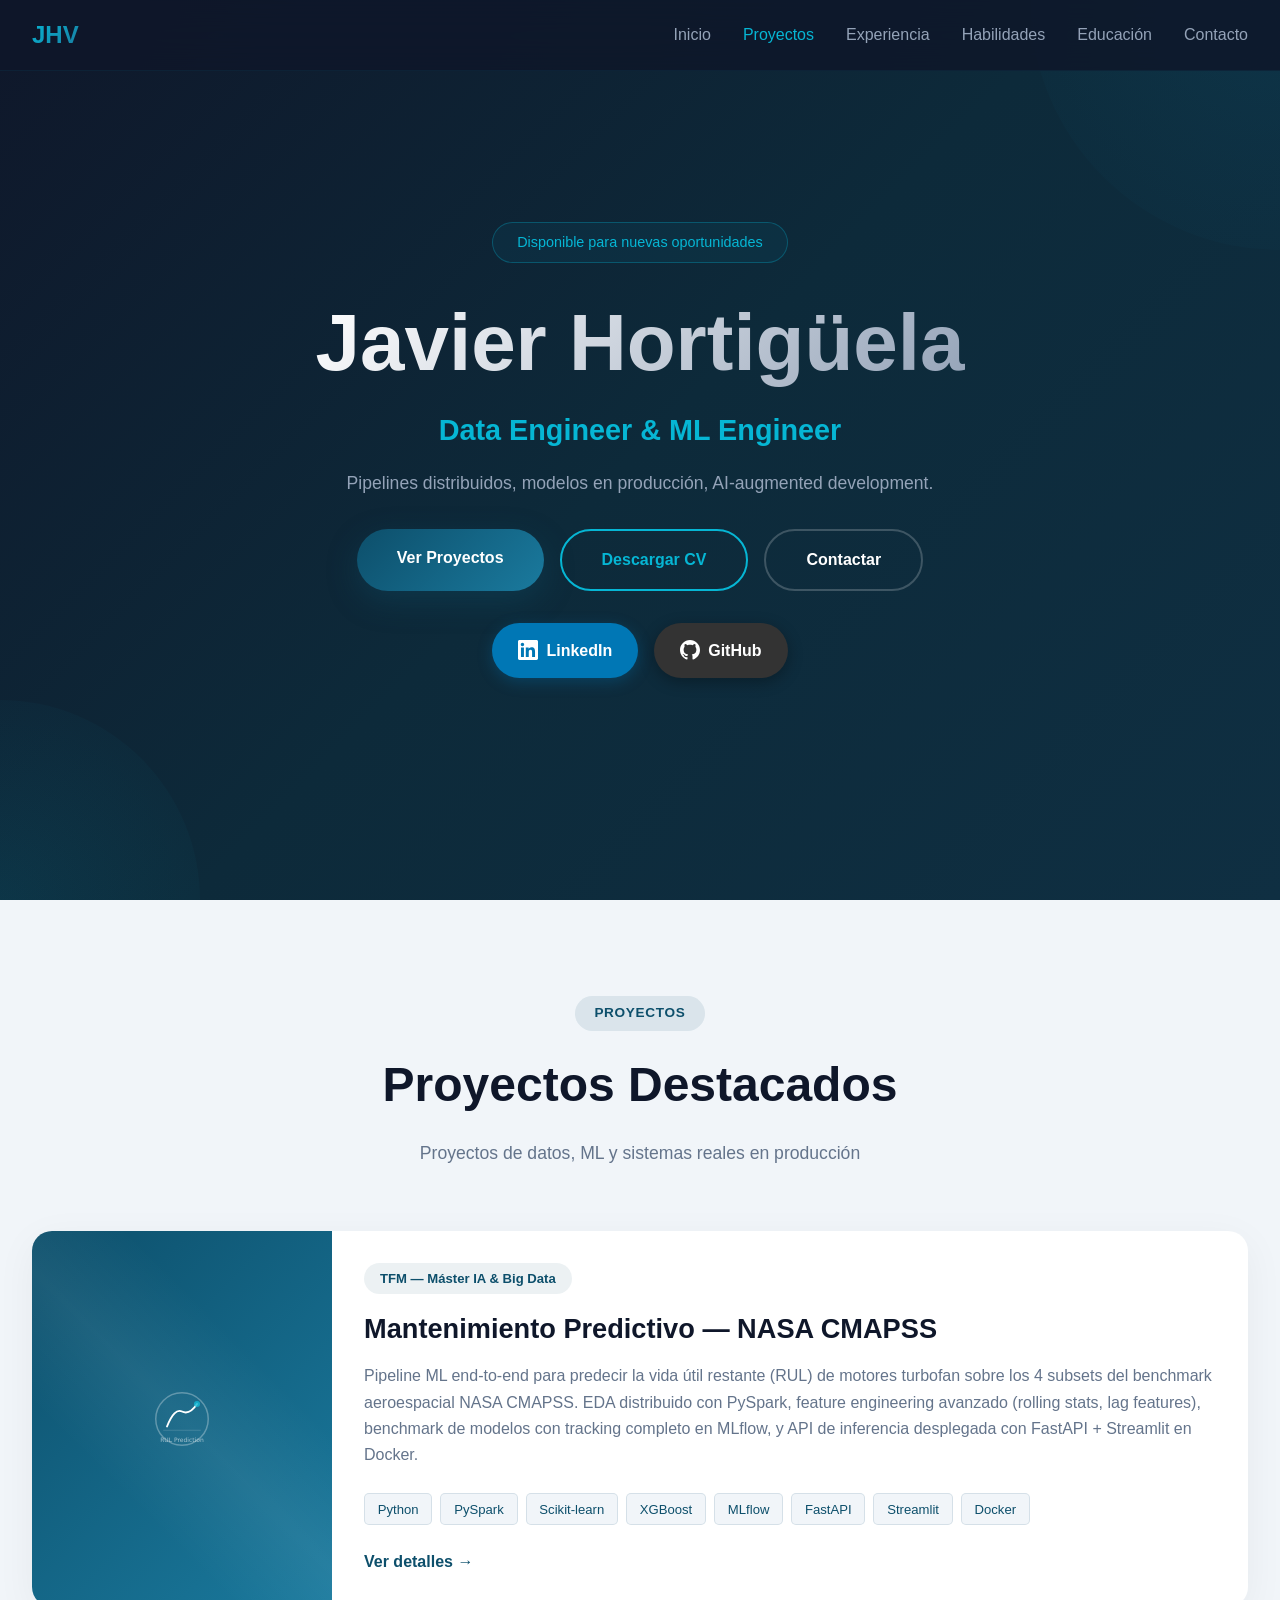
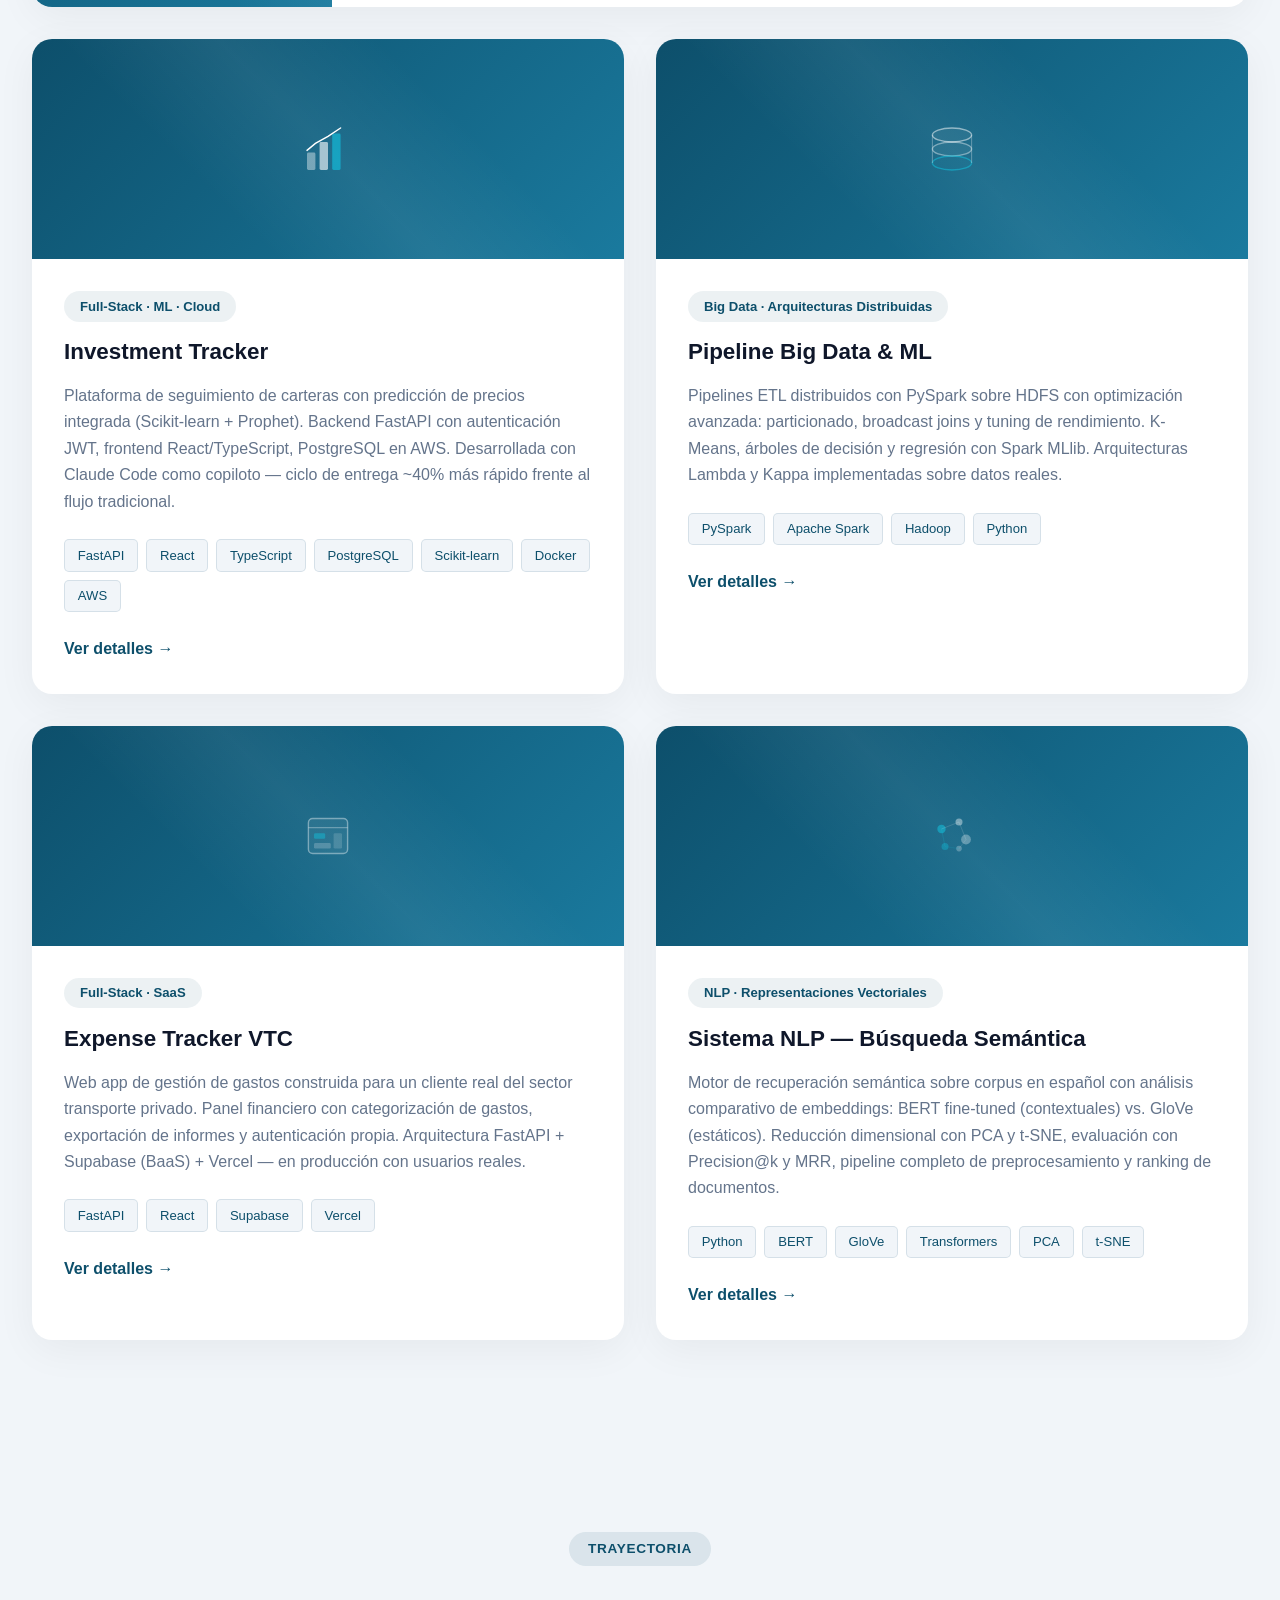
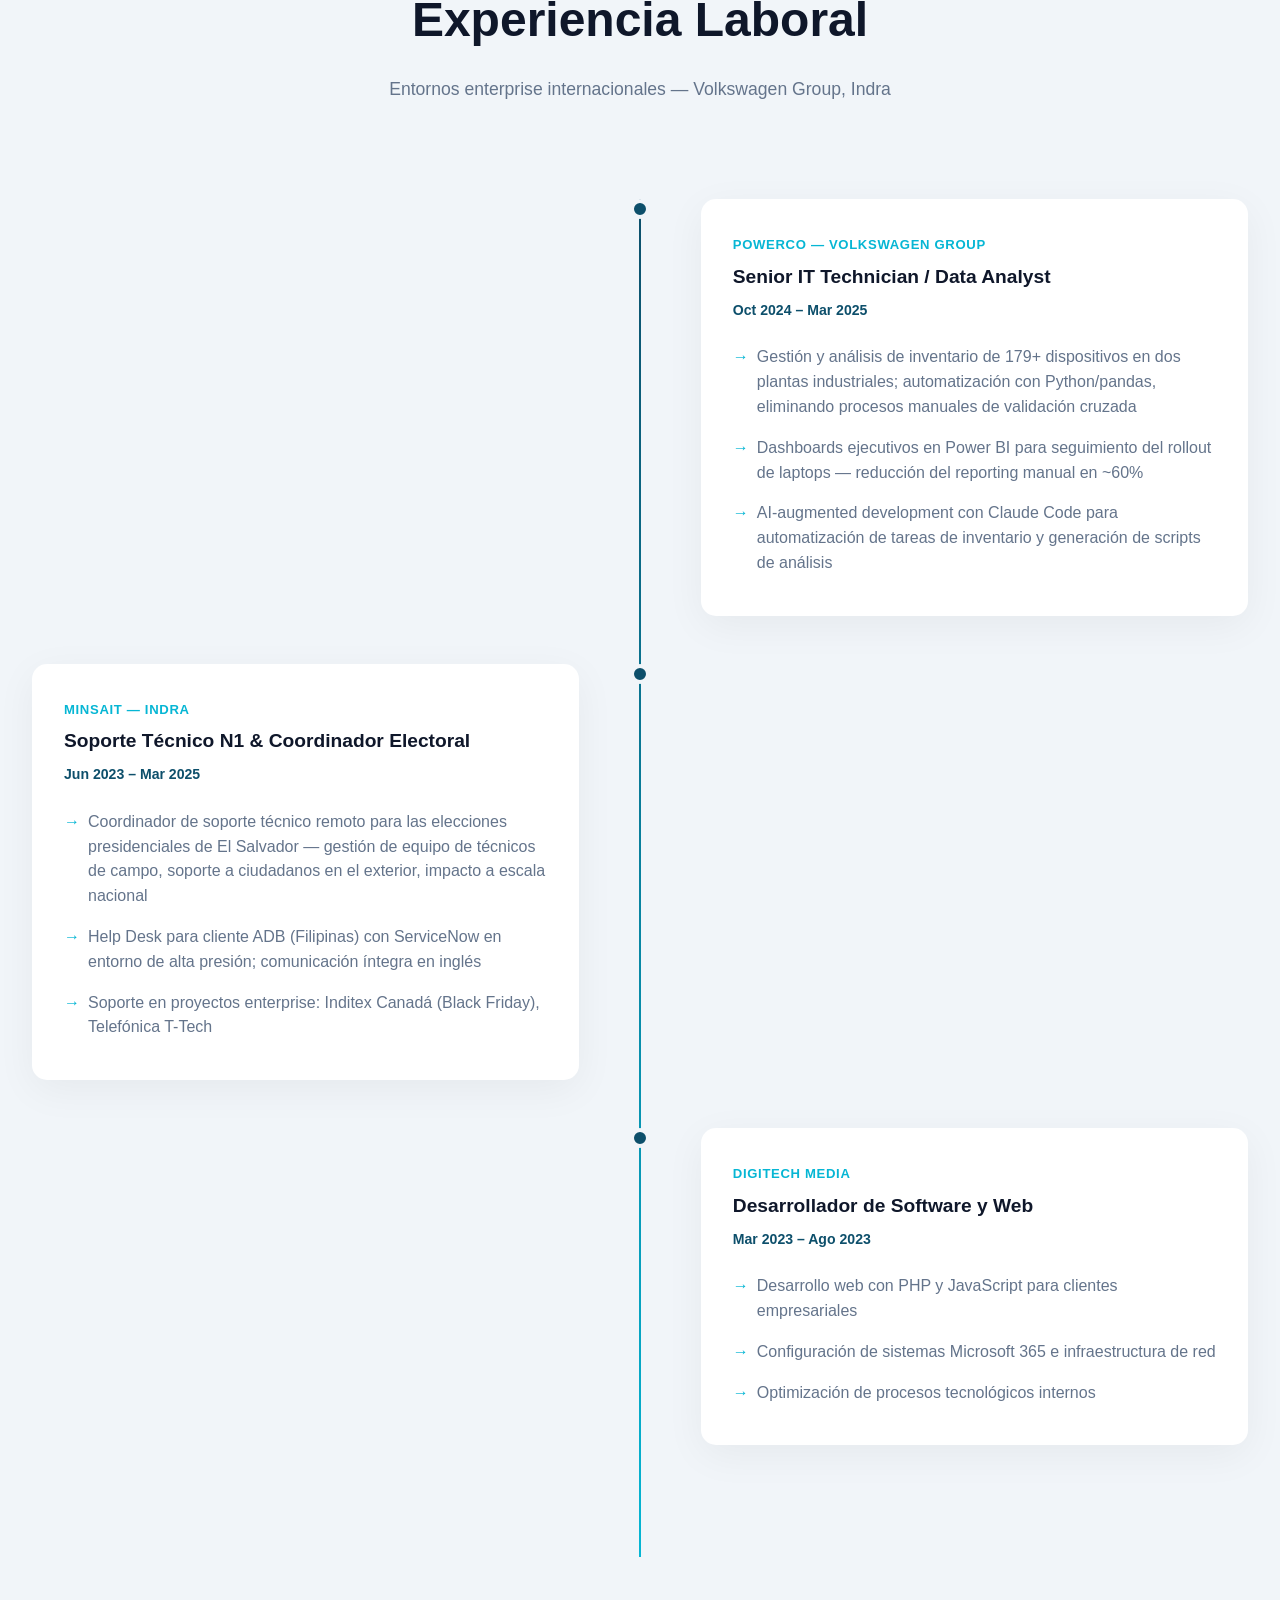
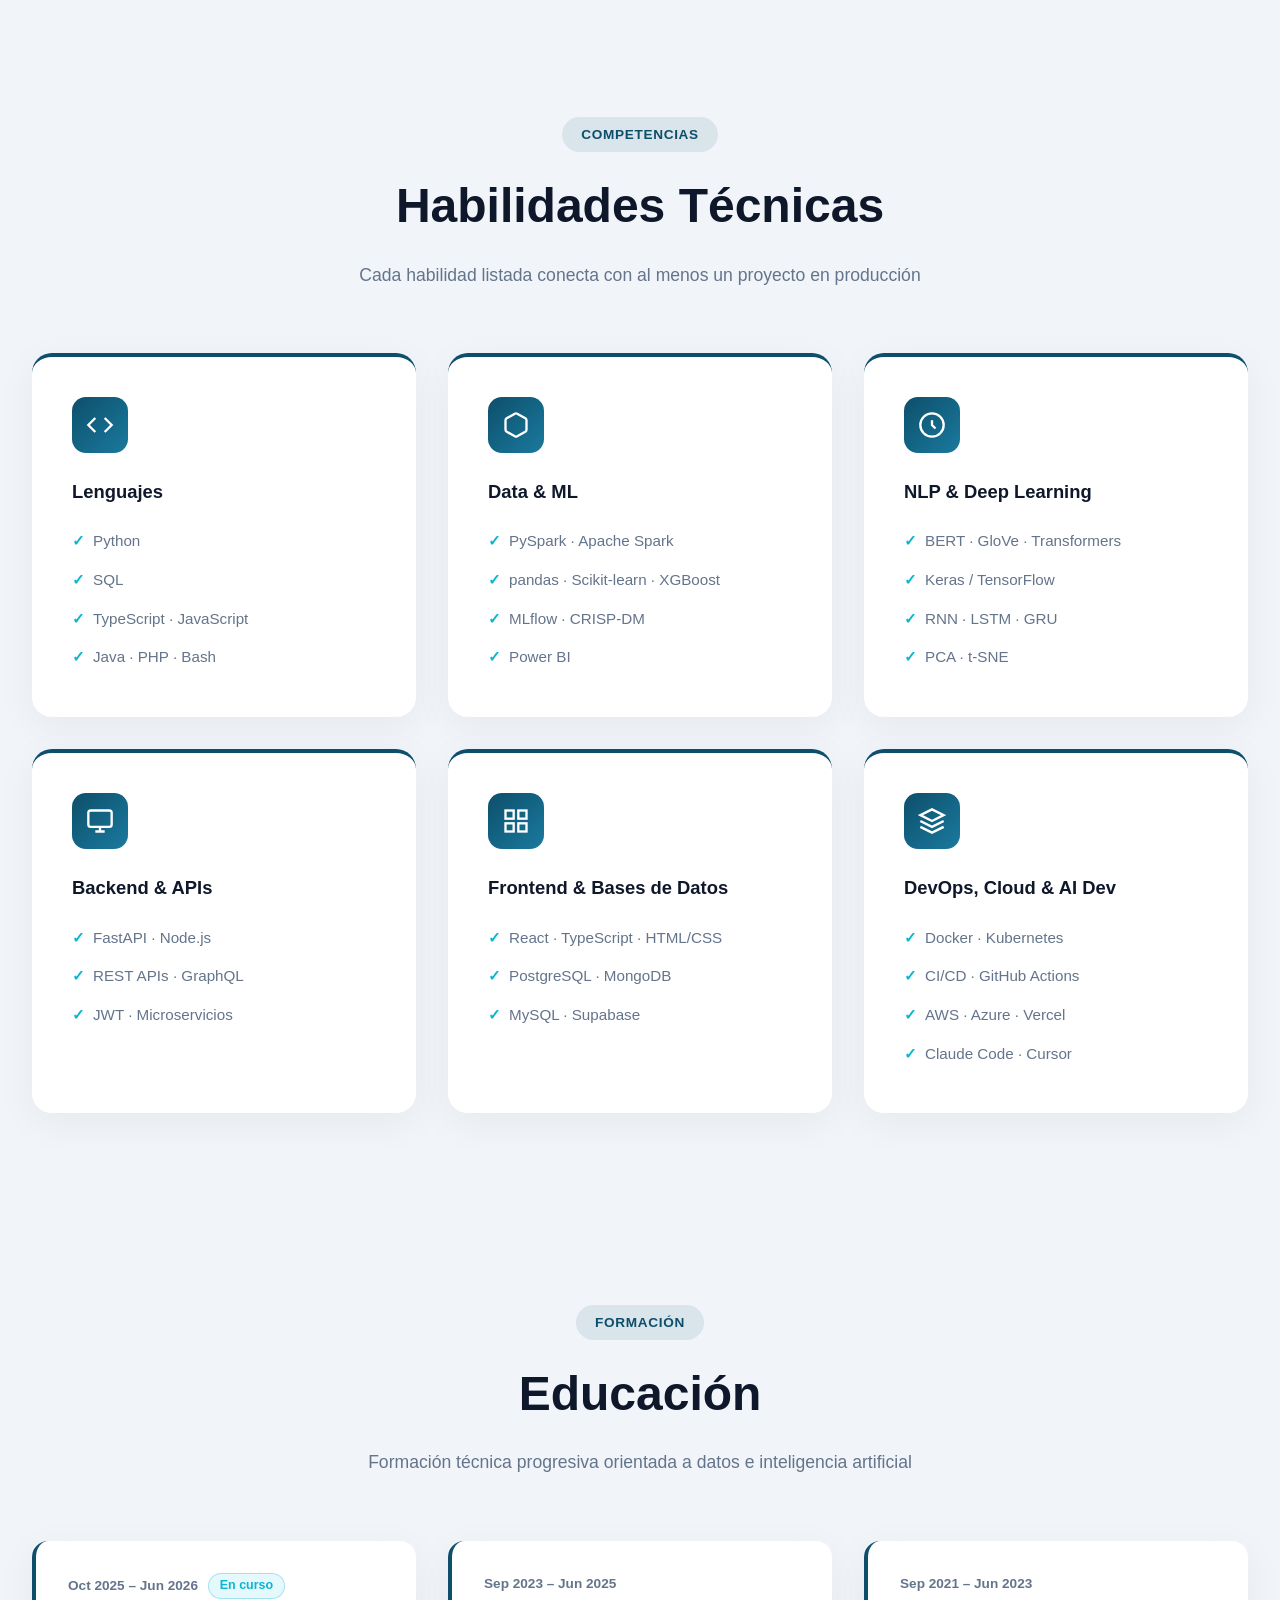
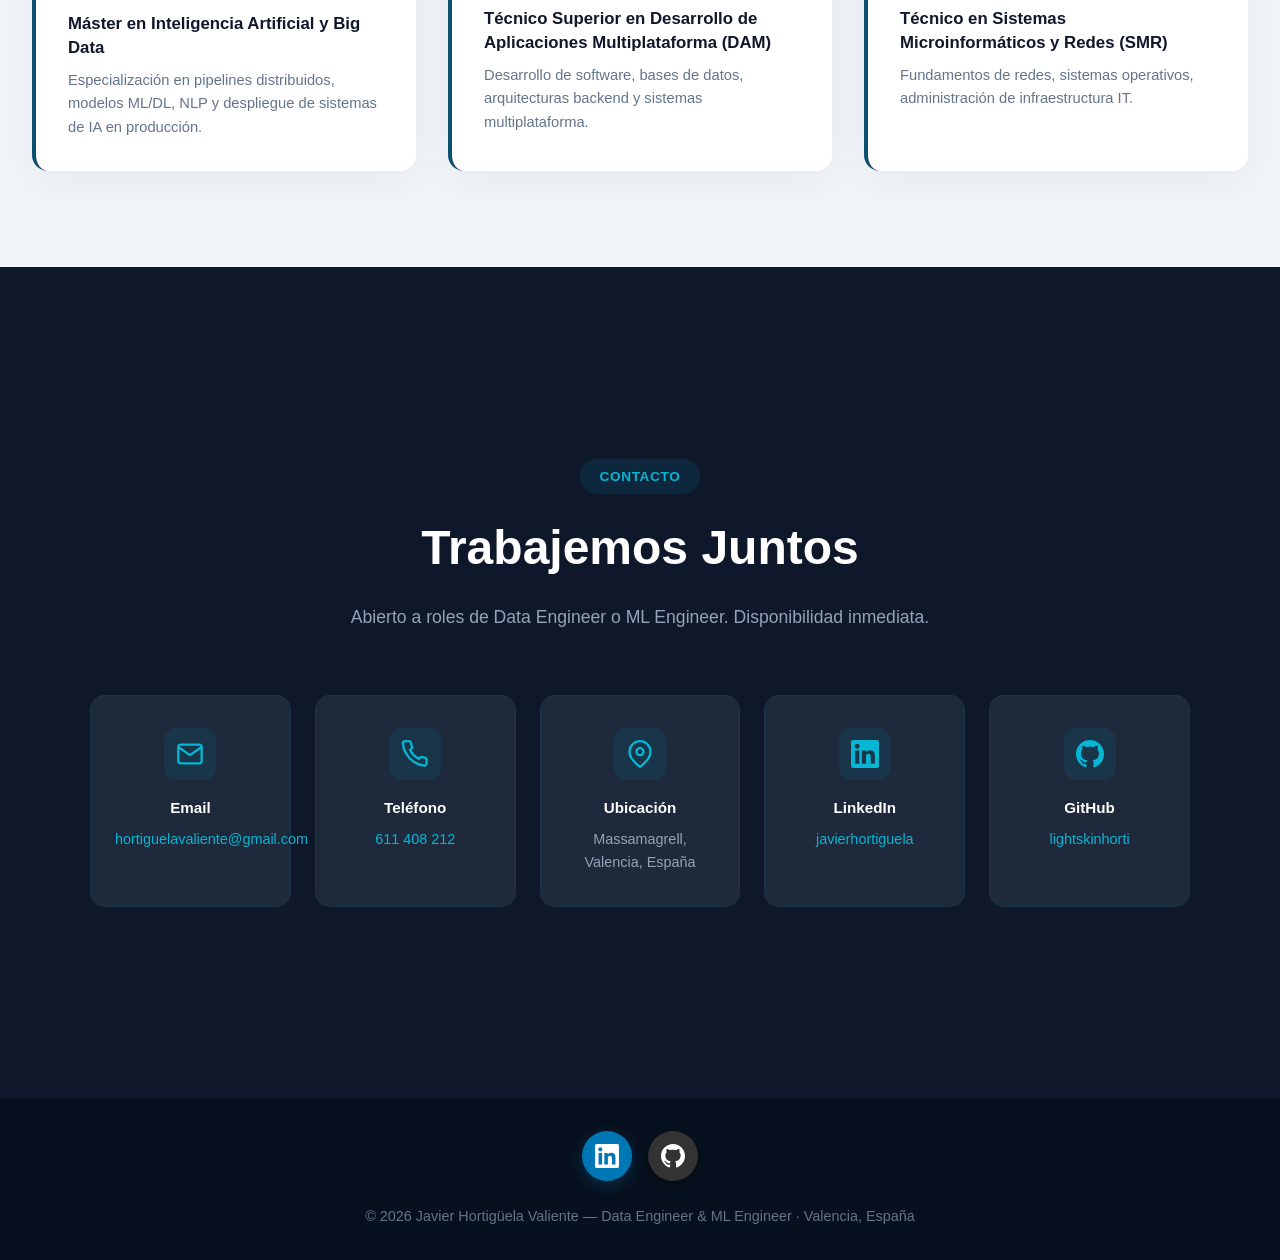
<file: portfolio_index.html>
<!DOCTYPE html>
<html lang="es">
<head>
    <meta charset="UTF-8">
    <meta name="viewport" content="width=device-width, initial-scale=1.0">
    <meta name="description" content="Javier Hortigüela — Data Engineer & ML Engineer especializado en pipelines distribuidos con PySpark, modelos ML en producción y APIs de inferencia. Valencia, España.">
    <meta name="keywords" content="data engineer, ML engineer, PySpark, MLflow, FastAPI, Python, Big Data, machine learning, Valencia">
    <meta name="author" content="Javier Hortigüela Valiente">
    <meta property="og:title" content="Javier Hortigüela — Data Engineer & ML Engineer">
    <meta property="og:description" content="Pipelines distribuidos, modelos ML en producción, AI-augmented development. Valencia, España.">
    <meta property="og:url" content="https://lightskinhorti.github.io/Portfolio/portfolio_index.html">
    <!-- TODO: add og:image once hero screenshot is available (recommended 1200x630) -->
    <meta property="og:type" content="website">
    <title>Javier Hortigüela — Data Engineer & ML Engineer</title>
    <!-- SVG favicon with JH initials -->
    <link rel="icon" type="image/svg+xml" href="data:image/svg+xml,<svg xmlns='http://www.w3.org/2000/svg' viewBox='0 0 32 32'><rect width='32' height='32' rx='6' fill='%230D4F6B'/><text x='50%25' y='50%25' dominant-baseline='central' text-anchor='middle' font-family='system-ui,sans-serif' font-size='13' font-weight='700' fill='white'>JH</text></svg>">
    <link rel="stylesheet" href="portfolio_css.css">
</head>
<body>
    <nav class="navbar">
        <div class="container">
            <div class="logo">JHV</div>
            <ul class="nav-links">
                <li><a href="#inicio">Inicio</a></li>
                <li><a href="#proyectos">Proyectos</a></li>
                <li><a href="#experiencia">Experiencia</a></li>
                <li><a href="#habilidades">Habilidades</a></li>
                <li><a href="#educacion">Educación</a></li>
                <li><a href="#contacto">Contacto</a></li>
            </ul>
            <button class="nav-toggle" aria-label="Abrir menú">&#9776;</button>
        </div>
    </nav>

    <section class="hero" id="inicio">
        <div class="hero-content">
            <div class="hero-tag">Disponible para nuevas oportunidades</div>
            <h1>Javier Hortigüela</h1>
            <h2>Data Engineer &amp; ML Engineer</h2>
            <p class="hero-tagline">Pipelines distribuidos, modelos en producción, AI-augmented development.</p>
            <div class="hero-buttons">
                <a href="#proyectos" class="btn btn-primary">Ver Proyectos</a>
                <a href="CV_Javier_Hortiguela_2026.pdf" class="btn btn-cv" download>Descargar CV</a>
                <a href="#contacto" class="btn btn-secondary">Contactar</a>
            </div>
            <div class="hero-social">
                <a href="https://es.linkedin.com/in/javierhortiguela" target="_blank" class="social-btn linkedin" title="LinkedIn">
                    <svg class="social-icon" viewBox="0 0 24 24" fill="currentColor">
                        <path d="M20.447 20.452h-3.554v-5.569c0-1.328-.027-3.037-1.852-3.037-1.853 0-2.136 1.445-2.136 2.939v5.667H9.351V9h3.414v1.561h.046c.477-.9 1.637-1.85 3.37-1.85 3.601 0 4.267 2.37 4.267 5.455v6.286zM5.337 7.433c-1.144 0-2.063-.926-2.063-2.065 0-1.138.92-2.063 2.063-2.063 1.14 0 2.064.925 2.064 2.063 0 1.139-.925 2.065-2.064 2.065zm1.782 13.019H3.555V9h3.564v11.452zM22.225 0H1.771C.792 0 0 .774 0 1.729v20.542C0 23.227.792 24 1.771 24h20.451C23.2 24 24 23.227 24 22.271V1.729C24 .774 23.2 0 22.222 0h.003z"/>
                    </svg>
                    <span>LinkedIn</span>
                </a>
                <a href="https://github.com/lightskinhorti" target="_blank" class="social-btn github" title="GitHub">
                    <svg class="social-icon" viewBox="0 0 24 24" fill="currentColor">
                        <path d="M12 0c-6.626 0-12 5.373-12 12 0 5.302 3.438 9.8 8.207 11.387.599.111.793-.261.793-.577v-2.234c-3.338.726-4.033-1.416-4.033-1.416-.546-1.387-1.333-1.756-1.333-1.756-1.089-.745.083-.729.083-.729 1.205.084 1.839 1.237 1.839 1.237 1.07 1.834 2.807 1.304 3.492.997.107-.775.418-1.305.762-1.604-2.665-.305-5.467-1.334-5.467-5.931 0-1.311.469-2.381 1.236-3.221-.124-.303-.535-1.524.117-3.176 0 0 1.008-.322 3.301 1.23.957-.266 1.983-.399 3.003-.404 1.02.005 2.047.138 3.006.404 2.291-1.552 3.297-1.23 3.297-1.23.653 1.653.242 2.874.118 3.176.77.84 1.235 1.911 1.235 3.221 0 4.609-2.807 5.624-5.479 5.921.43.372.823 1.102.823 2.222v3.293c0 .319.192.694.801.576 4.765-1.589 8.199-6.086 8.199-11.386 0-6.627-5.373-12-12-12z"/>
                    </svg>
                    <span>GitHub</span>
                </a>
            </div>
        </div>
    </section>

    <div class="main-content">

        <!-- PROJECTS -->
        <section class="container" id="proyectos">
            <div class="section-header">
                <div class="section-tag">Proyectos</div>
                <h2 class="section-title">Proyectos Destacados</h2>
                <p class="section-subtitle">Proyectos de datos, ML y sistemas reales en producción</p>
            </div>
            <div class="projects-grid">

                <!-- Featured project: TFM -->
                <div class="project-card featured" data-project="tfm">
                    <div class="project-image">
                        <svg viewBox="0 0 80 80" fill="none" xmlns="http://www.w3.org/2000/svg" width="60" height="60">
                            <circle cx="40" cy="40" r="35" stroke="rgba(255,255,255,0.3)" stroke-width="2"/>
                            <path d="M20 50 Q30 25 40 30 Q50 35 60 20" stroke="white" stroke-width="2.5" fill="none" stroke-linecap="round"/>
                            <circle cx="60" cy="20" r="4" fill="rgba(6,182,212,0.8)"/>
                            <path d="M15 55 L65 55" stroke="rgba(255,255,255,0.2)" stroke-width="1"/>
                            <text x="40" y="70" text-anchor="middle" fill="rgba(255,255,255,0.6)" font-size="8" font-family="system-ui">RUL Prediction</text>
                        </svg>
                    </div>
                    <div class="project-content">
                        <span class="project-tag">TFM — Máster IA &amp; Big Data</span>
                        <h3>Mantenimiento Predictivo — NASA CMAPSS</h3>
                        <p>Pipeline ML end-to-end para predecir la vida útil restante (RUL) de motores turbofan sobre los 4 subsets del benchmark aeroespacial NASA CMAPSS. EDA distribuido con PySpark, feature engineering avanzado (rolling stats, lag features), benchmark de modelos con tracking completo en MLflow, y API de inferencia desplegada con FastAPI + Streamlit en Docker.</p>
                        <div class="project-tech">
                            <span class="tech-badge">Python</span>
                            <span class="tech-badge">PySpark</span>
                            <span class="tech-badge">Scikit-learn</span>
                            <span class="tech-badge">XGBoost</span>
                            <span class="tech-badge">MLflow</span>
                            <span class="tech-badge">FastAPI</span>
                            <span class="tech-badge">Streamlit</span>
                            <span class="tech-badge">Docker</span>
                        </div>
                        <!-- TODO: add real repo URL -->
                        <a href="#" class="project-link view-details">Ver detalles &#8594;</a>
                    </div>
                </div>

                <!-- Investment Tracker -->
                <div class="project-card" data-project="investment">
                    <div class="project-image">
                        <svg viewBox="0 0 80 80" fill="none" xmlns="http://www.w3.org/2000/svg" width="56" height="56">
                            <rect x="10" y="45" width="12" height="25" rx="2" fill="rgba(255,255,255,0.4)"/>
                            <rect x="28" y="30" width="12" height="40" rx="2" fill="rgba(255,255,255,0.6)"/>
                            <rect x="46" y="18" width="12" height="52" rx="2" fill="rgba(6,182,212,0.7)"/>
                            <path d="M10 42 L22 32 L40 22 L58 10" stroke="white" stroke-width="2" stroke-linecap="round"/>
                        </svg>
                    </div>
                    <div class="project-content">
                        <span class="project-tag">Full-Stack · ML · Cloud</span>
                        <h3>Investment Tracker</h3>
                        <p>Plataforma de seguimiento de carteras con predicción de precios integrada (Scikit-learn + Prophet). Backend FastAPI con autenticación JWT, frontend React/TypeScript, PostgreSQL en AWS. Desarrollada con Claude Code como copiloto — ciclo de entrega ~40% más rápido frente al flujo tradicional.</p>
                        <div class="project-tech">
                            <span class="tech-badge">FastAPI</span>
                            <span class="tech-badge">React</span>
                            <span class="tech-badge">TypeScript</span>
                            <span class="tech-badge">PostgreSQL</span>
                            <span class="tech-badge">Scikit-learn</span>
                            <span class="tech-badge">Docker</span>
                            <span class="tech-badge">AWS</span>
                        </div>
                        <!-- TODO: add real repo URL -->
                        <a href="#" class="project-link view-details">Ver detalles &#8594;</a>
                    </div>
                </div>

                <!-- Pipeline Big Data & ML -->
                <div class="project-card" data-project="bigdata">
                    <div class="project-image">
                        <svg viewBox="0 0 80 80" fill="none" xmlns="http://www.w3.org/2000/svg" width="56" height="56">
                            <ellipse cx="40" cy="20" rx="28" ry="10" stroke="rgba(255,255,255,0.5)" stroke-width="2" fill="rgba(255,255,255,0.05)"/>
                            <ellipse cx="40" cy="40" rx="28" ry="10" stroke="rgba(255,255,255,0.4)" stroke-width="2" fill="rgba(255,255,255,0.05)"/>
                            <ellipse cx="40" cy="60" rx="28" ry="10" stroke="rgba(6,182,212,0.6)" stroke-width="2" fill="rgba(6,182,212,0.05)"/>
                            <line x1="12" y1="20" x2="12" y2="60" stroke="rgba(255,255,255,0.3)" stroke-width="1.5"/>
                            <line x1="68" y1="20" x2="68" y2="60" stroke="rgba(255,255,255,0.3)" stroke-width="1.5"/>
                        </svg>
                    </div>
                    <div class="project-content">
                        <span class="project-tag">Big Data · Arquitecturas Distribuidas</span>
                        <h3>Pipeline Big Data &amp; ML</h3>
                        <p>Pipelines ETL distribuidos con PySpark sobre HDFS con optimización avanzada: particionado, broadcast joins y tuning de rendimiento. K-Means, árboles de decisión y regresión con Spark MLlib. Arquitecturas Lambda y Kappa implementadas sobre datos reales.</p>
                        <div class="project-tech">
                            <span class="tech-badge">PySpark</span>
                            <span class="tech-badge">Apache Spark</span>
                            <span class="tech-badge">Hadoop</span>
                            <span class="tech-badge">Python</span>
                        </div>
                        <!-- TODO: add real repo URL -->
                        <a href="#" class="project-link view-details">Ver detalles &#8594;</a>
                    </div>
                </div>

                <!-- Expense Tracker -->
                <div class="project-card" data-project="expense">
                    <div class="project-image">
                        <svg viewBox="0 0 80 80" fill="none" xmlns="http://www.w3.org/2000/svg" width="56" height="56">
                            <rect x="12" y="15" width="56" height="50" rx="6" stroke="rgba(255,255,255,0.4)" stroke-width="2" fill="rgba(255,255,255,0.05)"/>
                            <line x1="12" y1="28" x2="68" y2="28" stroke="rgba(255,255,255,0.3)" stroke-width="1.5"/>
                            <rect x="20" y="36" width="16" height="8" rx="2" fill="rgba(6,182,212,0.5)"/>
                            <rect x="20" y="50" width="24" height="8" rx="2" fill="rgba(255,255,255,0.2)"/>
                            <rect x="48" y="36" width="12" height="22" rx="2" fill="rgba(255,255,255,0.15)"/>
                        </svg>
                    </div>
                    <div class="project-content">
                        <span class="project-tag">Full-Stack · SaaS</span>
                        <h3>Expense Tracker VTC</h3>
                        <p>Web app de gestión de gastos construida para un cliente real del sector transporte privado. Panel financiero con categorización de gastos, exportación de informes y autenticación propia. Arquitectura FastAPI + Supabase (BaaS) + Vercel — en producción con usuarios reales.</p>
                        <div class="project-tech">
                            <span class="tech-badge">FastAPI</span>
                            <span class="tech-badge">React</span>
                            <span class="tech-badge">Supabase</span>
                            <span class="tech-badge">Vercel</span>
                        </div>
                        <!-- TODO: add real repo URL -->
                        <a href="#" class="project-link view-details">Ver detalles &#8594;</a>
                    </div>
                </div>

                <!-- NLP -->
                <div class="project-card" data-project="nlp">
                    <div class="project-image">
                        <svg viewBox="0 0 80 80" fill="none" xmlns="http://www.w3.org/2000/svg" width="56" height="56">
                            <circle cx="25" cy="30" r="6" fill="rgba(6,182,212,0.6)"/>
                            <circle cx="50" cy="20" r="5" fill="rgba(255,255,255,0.4)"/>
                            <circle cx="60" cy="45" r="7" fill="rgba(255,255,255,0.3)"/>
                            <circle cx="30" cy="55" r="5" fill="rgba(6,182,212,0.4)"/>
                            <circle cx="50" cy="58" r="4" fill="rgba(255,255,255,0.25)"/>
                            <line x1="25" y1="30" x2="50" y2="20" stroke="rgba(255,255,255,0.2)" stroke-width="1"/>
                            <line x1="50" y1="20" x2="60" y2="45" stroke="rgba(255,255,255,0.2)" stroke-width="1"/>
                            <line x1="25" y1="30" x2="30" y2="55" stroke="rgba(6,182,212,0.3)" stroke-width="1"/>
                            <line x1="60" y1="45" x2="50" y2="58" stroke="rgba(255,255,255,0.15)" stroke-width="1"/>
                            <line x1="30" y1="55" x2="50" y2="58" stroke="rgba(6,182,212,0.2)" stroke-width="1"/>
                        </svg>
                    </div>
                    <div class="project-content">
                        <span class="project-tag">NLP · Representaciones Vectoriales</span>
                        <h3>Sistema NLP — Búsqueda Semántica</h3>
                        <p>Motor de recuperación semántica sobre corpus en español con análisis comparativo de embeddings: BERT fine-tuned (contextuales) vs. GloVe (estáticos). Reducción dimensional con PCA y t-SNE, evaluación con Precision@k y MRR, pipeline completo de preprocesamiento y ranking de documentos.</p>
                        <div class="project-tech">
                            <span class="tech-badge">Python</span>
                            <span class="tech-badge">BERT</span>
                            <span class="tech-badge">GloVe</span>
                            <span class="tech-badge">Transformers</span>
                            <span class="tech-badge">PCA</span>
                            <span class="tech-badge">t-SNE</span>
                        </div>
                        <!-- TODO: add real repo URL -->
                        <a href="#" class="project-link view-details">Ver detalles &#8594;</a>
                    </div>
                </div>

            </div>
        </section>

        <!-- Modal for project details -->
        <div id="project-modal" class="modal">
            <div class="modal-content">
                <span class="close-modal">&times;</span>
                <div id="modal-body">
                    <!-- Loaded dynamically by JS -->
                </div>
            </div>
        </div>

        <!-- EXPERIENCE -->
        <section class="container" id="experiencia">
            <div class="section-header">
                <div class="section-tag">Trayectoria</div>
                <h2 class="section-title">Experiencia Laboral</h2>
                <p class="section-subtitle">Entornos enterprise internacionales — Volkswagen Group, Indra</p>
            </div>
            <div class="timeline">

                <div class="timeline-item">
                    <div class="timeline-dot"></div>
                    <div class="timeline-content">
                        <span class="timeline-company">Powerco — Volkswagen Group</span>
                        <h3>Senior IT Technician / Data Analyst</h3>
                        <div class="timeline-date">Oct 2024 – Mar 2025</div>
                        <ul>
                            <li>Gestión y análisis de inventario de 179+ dispositivos en dos plantas industriales; automatización con Python/pandas, eliminando procesos manuales de validación cruzada</li>
                            <li>Dashboards ejecutivos en Power BI para seguimiento del rollout de laptops — reducción del reporting manual en ~60%</li>
                            <li>AI-augmented development con Claude Code para automatización de tareas de inventario y generación de scripts de análisis</li>
                        </ul>
                    </div>
                </div>

                <div class="timeline-item">
                    <div class="timeline-dot"></div>
                    <div class="timeline-content">
                        <span class="timeline-company">Minsait — Indra</span>
                        <h3>Soporte Técnico N1 &amp; Coordinador Electoral</h3>
                        <div class="timeline-date">Jun 2023 – Mar 2025</div>
                        <ul>
                            <li>Coordinador de soporte técnico remoto para las elecciones presidenciales de El Salvador — gestión de equipo de técnicos de campo, soporte a ciudadanos en el exterior, impacto a escala nacional</li>
                            <li>Help Desk para cliente ADB (Filipinas) con ServiceNow en entorno de alta presión; comunicación íntegra en inglés</li>
                            <li>Soporte en proyectos enterprise: Inditex Canadá (Black Friday), Telefónica T-Tech</li>
                        </ul>
                    </div>
                </div>

                <div class="timeline-item">
                    <div class="timeline-dot"></div>
                    <div class="timeline-content">
                        <span class="timeline-company">Digitech Media</span>
                        <h3>Desarrollador de Software y Web</h3>
                        <div class="timeline-date">Mar 2023 – Ago 2023</div>
                        <ul>
                            <li>Desarrollo web con PHP y JavaScript para clientes empresariales</li>
                            <li>Configuración de sistemas Microsoft 365 e infraestructura de red</li>
                            <li>Optimización de procesos tecnológicos internos</li>
                        </ul>
                    </div>
                </div>

            </div>
        </section>

        <!-- SKILLS -->
        <section class="container" id="habilidades">
            <div class="section-header">
                <div class="section-tag">Competencias</div>
                <h2 class="section-title">Habilidades Técnicas</h2>
                <p class="section-subtitle">Cada habilidad listada conecta con al menos un proyecto en producción</p>
            </div>
            <div class="skills-grid">

                <div class="skill-card">
                    <div class="skill-icon">
                        <svg viewBox="0 0 24 24" fill="none" stroke="currentColor" stroke-width="2" width="28" height="28"><polyline points="16 18 22 12 16 6"/><polyline points="8 6 2 12 8 18"/></svg>
                    </div>
                    <h4>Lenguajes</h4>
                    <ul>
                        <li>Python</li>
                        <li>SQL</li>
                        <li>TypeScript · JavaScript</li>
                        <li>Java · PHP · Bash</li>
                    </ul>
                </div>

                <div class="skill-card">
                    <div class="skill-icon">
                        <svg viewBox="0 0 24 24" fill="none" stroke="currentColor" stroke-width="2" width="28" height="28"><path d="M21 16V8a2 2 0 0 0-1-1.73l-7-4a2 2 0 0 0-2 0l-7 4A2 2 0 0 0 3 8v8a2 2 0 0 0 1 1.73l7 4a2 2 0 0 0 2 0l7-4A2 2 0 0 0 21 16z"/></svg>
                    </div>
                    <h4>Data &amp; ML</h4>
                    <ul>
                        <li>PySpark · Apache Spark</li>
                        <li>pandas · Scikit-learn · XGBoost</li>
                        <li>MLflow · CRISP-DM</li>
                        <li>Power BI</li>
                    </ul>
                </div>

                <div class="skill-card">
                    <div class="skill-icon">
                        <svg viewBox="0 0 24 24" fill="none" stroke="currentColor" stroke-width="2" width="28" height="28"><circle cx="12" cy="12" r="10"/><path d="M12 8v4l3 3"/></svg>
                    </div>
                    <h4>NLP &amp; Deep Learning</h4>
                    <ul>
                        <li>BERT · GloVe · Transformers</li>
                        <li>Keras / TensorFlow</li>
                        <li>RNN · LSTM · GRU</li>
                        <li>PCA · t-SNE</li>
                    </ul>
                </div>

                <div class="skill-card">
                    <div class="skill-icon">
                        <svg viewBox="0 0 24 24" fill="none" stroke="currentColor" stroke-width="2" width="28" height="28"><rect x="2" y="3" width="20" height="14" rx="2"/><path d="M8 21h8M12 17v4"/></svg>
                    </div>
                    <h4>Backend &amp; APIs</h4>
                    <ul>
                        <li>FastAPI · Node.js</li>
                        <li>REST APIs · GraphQL</li>
                        <li>JWT · Microservicios</li>
                    </ul>
                </div>

                <div class="skill-card">
                    <div class="skill-icon">
                        <svg viewBox="0 0 24 24" fill="none" stroke="currentColor" stroke-width="2" width="28" height="28"><rect x="3" y="3" width="7" height="7"/><rect x="14" y="3" width="7" height="7"/><rect x="14" y="14" width="7" height="7"/><rect x="3" y="14" width="7" height="7"/></svg>
                    </div>
                    <h4>Frontend &amp; Bases de Datos</h4>
                    <ul>
                        <li>React · TypeScript · HTML/CSS</li>
                        <li>PostgreSQL · MongoDB</li>
                        <li>MySQL · Supabase</li>
                    </ul>
                </div>

                <div class="skill-card">
                    <div class="skill-icon">
                        <svg viewBox="0 0 24 24" fill="none" stroke="currentColor" stroke-width="2" width="28" height="28"><path d="M12 2L2 7l10 5 10-5-10-5z"/><path d="M2 17l10 5 10-5"/><path d="M2 12l10 5 10-5"/></svg>
                    </div>
                    <h4>DevOps, Cloud &amp; AI Dev</h4>
                    <ul>
                        <li>Docker · Kubernetes</li>
                        <li>CI/CD · GitHub Actions</li>
                        <li>AWS · Azure · Vercel</li>
                        <li>Claude Code · Cursor</li>
                    </ul>
                </div>

            </div>
        </section>

        <!-- EDUCATION -->
        <section class="container" id="educacion">
            <div class="section-header">
                <div class="section-tag">Formación</div>
                <h2 class="section-title">Educación</h2>
                <p class="section-subtitle">Formación técnica progresiva orientada a datos e inteligencia artificial</p>
            </div>
            <div class="education-grid">

                <div class="education-card">
                    <div class="education-year">
                        <span>Oct 2025 – Jun 2026</span>
                        <span class="education-status">En curso</span>
                    </div>
                    <h4>Máster en Inteligencia Artificial y Big Data</h4>
                    <p>Especialización en pipelines distribuidos, modelos ML/DL, NLP y despliegue de sistemas de IA en producción.</p>
                </div>

                <div class="education-card">
                    <div class="education-year">Sep 2023 – Jun 2025</div>
                    <h4>Técnico Superior en Desarrollo de Aplicaciones Multiplataforma (DAM)</h4>
                    <p>Desarrollo de software, bases de datos, arquitecturas backend y sistemas multiplataforma.</p>
                </div>

                <div class="education-card">
                    <div class="education-year">Sep 2021 – Jun 2023</div>
                    <h4>Técnico en Sistemas Microinformáticos y Redes (SMR)</h4>
                    <p>Fundamentos de redes, sistemas operativos, administración de infraestructura IT.</p>
                </div>

            </div>
        </section>

    </div><!-- end .main-content -->

    <!-- CONTACT -->
    <section class="contact-section" id="contacto">
        <div class="container">
            <div class="section-header">
                <div class="section-tag">Contacto</div>
                <h2 class="section-title">Trabajemos Juntos</h2>
                <p class="section-subtitle">Abierto a roles de Data Engineer o ML Engineer. Disponibilidad inmediata.</p>
            </div>
            <div class="contact-cards">
                <div class="contact-card">
                    <div class="contact-icon">
                        <svg viewBox="0 0 24 24" fill="none" stroke="currentColor" stroke-width="2" width="28" height="28"><path d="M4 4h16c1.1 0 2 .9 2 2v12c0 1.1-.9 2-2 2H4c-1.1 0-2-.9-2-2V6c0-1.1.9-2 2-2z"/><polyline points="22,6 12,13 2,6"/></svg>
                    </div>
                    <h4>Email</h4>
                    <p><a href="mailto:hortiguelavaliente@gmail.com">hortiguelavaliente@gmail.com</a></p>
                </div>
                <div class="contact-card">
                    <div class="contact-icon">
                        <svg viewBox="0 0 24 24" fill="none" stroke="currentColor" stroke-width="2" width="28" height="28"><path d="M22 16.92v3a2 2 0 0 1-2.18 2 19.79 19.79 0 0 1-8.63-3.07A19.5 19.5 0 0 1 4.69 12 19.79 19.79 0 0 1 1.63 3.35 2 2 0 0 1 3.6 1h3a2 2 0 0 1 2 1.72 12.84 12.84 0 0 0 .7 2.81 2 2 0 0 1-.45 2.11L7.91 8.7a16 16 0 0 0 7.39 7.39l.95-.95a2 2 0 0 1 2.11-.45 12.84 12.84 0 0 0 2.81.7A2 2 0 0 1 22 16.92z"/></svg>
                    </div>
                    <h4>Teléfono</h4>
                    <p><a href="tel:+34611408212">611 408 212</a></p>
                </div>
                <div class="contact-card">
                    <div class="contact-icon">
                        <svg viewBox="0 0 24 24" fill="none" stroke="currentColor" stroke-width="2" width="28" height="28"><path d="M21 10c0 7-9 13-9 13s-9-6-9-13a9 9 0 0 1 18 0z"/><circle cx="12" cy="10" r="3"/></svg>
                    </div>
                    <h4>Ubicación</h4>
                    <p>Massamagrell, Valencia, España</p>
                </div>
                <div class="contact-card">
                    <div class="contact-icon">
                        <svg viewBox="0 0 24 24" fill="currentColor" width="28" height="28"><path d="M20.447 20.452h-3.554v-5.569c0-1.328-.027-3.037-1.852-3.037-1.853 0-2.136 1.445-2.136 2.939v5.667H9.351V9h3.414v1.561h.046c.477-.9 1.637-1.85 3.37-1.85 3.601 0 4.267 2.37 4.267 5.455v6.286zM5.337 7.433c-1.144 0-2.063-.926-2.063-2.065 0-1.138.92-2.063 2.063-2.063 1.14 0 2.064.925 2.064 2.063 0 1.139-.925 2.065-2.064 2.065zm1.782 13.019H3.555V9h3.564v11.452zM22.225 0H1.771C.792 0 0 .774 0 1.729v20.542C0 23.227.792 24 1.771 24h20.451C23.2 24 24 23.227 24 22.271V1.729C24 .774 23.2 0 22.222 0h.003z"/></svg>
                    </div>
                    <h4>LinkedIn</h4>
                    <p><a href="https://es.linkedin.com/in/javierhortiguela" target="_blank">javierhortiguela</a></p>
                </div>
                <div class="contact-card">
                    <div class="contact-icon">
                        <svg viewBox="0 0 24 24" fill="currentColor" width="28" height="28"><path d="M12 0c-6.626 0-12 5.373-12 12 0 5.302 3.438 9.8 8.207 11.387.599.111.793-.261.793-.577v-2.234c-3.338.726-4.033-1.416-4.033-1.416-.546-1.387-1.333-1.756-1.333-1.756-1.089-.745.083-.729.083-.729 1.205.084 1.839 1.237 1.839 1.237 1.07 1.834 2.807 1.304 3.492.997.107-.775.418-1.305.762-1.604-2.665-.305-5.467-1.334-5.467-5.931 0-1.311.469-2.381 1.236-3.221-.124-.303-.535-1.524.117-3.176 0 0 1.008-.322 3.301 1.23.957-.266 1.983-.399 3.003-.404 1.02.005 2.047.138 3.006.404 2.291-1.552 3.297-1.23 3.297-1.23.653 1.653.242 2.874.118 3.176.77.84 1.235 1.911 1.235 3.221 0 4.609-2.807 5.624-5.479 5.921.43.372.823 1.102.823 2.222v3.293c0 .319.192.694.801.576 4.765-1.589 8.199-6.086 8.199-11.386 0-6.627-5.373-12-12-12z"/></svg>
                    </div>
                    <h4>GitHub</h4>
                    <p><a href="https://github.com/lightskinhorti" target="_blank">lightskinhorti</a></p>
                </div>
            </div>
        </div>
    </section>

    <footer>
        <div class="footer-social">
            <a href="https://es.linkedin.com/in/javierhortiguela" target="_blank" class="social-btn linkedin" title="LinkedIn">
                <svg class="social-icon" viewBox="0 0 24 24" fill="currentColor">
                    <path d="M20.447 20.452h-3.554v-5.569c0-1.328-.027-3.037-1.852-3.037-1.853 0-2.136 1.445-2.136 2.939v5.667H9.351V9h3.414v1.561h.046c.477-.9 1.637-1.85 3.37-1.85 3.601 0 4.267 2.37 4.267 5.455v6.286zM5.337 7.433c-1.144 0-2.063-.926-2.063-2.065 0-1.138.92-2.063 2.063-2.063 1.14 0 2.064.925 2.064 2.063 0 1.139-.925 2.065-2.064 2.065zm1.782 13.019H3.555V9h3.564v11.452zM22.225 0H1.771C.792 0 0 .774 0 1.729v20.542C0 23.227.792 24 1.771 24h20.451C23.2 24 24 23.227 24 22.271V1.729C24 .774 23.2 0 22.222 0h.003z"/>
                </svg>
            </a>
            <a href="https://github.com/lightskinhorti" target="_blank" class="social-btn github" title="GitHub">
                <svg class="social-icon" viewBox="0 0 24 24" fill="currentColor">
                    <path d="M12 0c-6.626 0-12 5.373-12 12 0 5.302 3.438 9.8 8.207 11.387.599.111.793-.261.793-.577v-2.234c-3.338.726-4.033-1.416-4.033-1.416-.546-1.387-1.333-1.756-1.333-1.756-1.089-.745.083-.729.083-.729 1.205.084 1.839 1.237 1.839 1.237 1.07 1.834 2.807 1.304 3.492.997.107-.775.418-1.305.762-1.604-2.665-.305-5.467-1.334-5.467-5.931 0-1.311.469-2.381 1.236-3.221-.124-.303-.535-1.524.117-3.176 0 0 1.008-.322 3.301 1.23.957-.266 1.983-.399 3.003-.404 1.02.005 2.047.138 3.006.404 2.291-1.552 3.297-1.23 3.297-1.23.653 1.653.242 2.874.118 3.176.77.84 1.235 1.911 1.235 3.221 0 4.609-2.807 5.624-5.479 5.921.43.372.823 1.102.823 2.222v3.293c0 .319.192.694.801.576 4.765-1.589 8.199-6.086 8.199-11.386 0-6.627-5.373-12-12-12z"/>
                </svg>
            </a>
        </div>
        <p>&copy; 2026 Javier Hortigüela Valiente — Data Engineer &amp; ML Engineer · Valencia, España</p>
    </footer>

    <script src="portfolio_js.js"></script>
</body>
</html>
</file>
<file: portfolio_css.css>
* {
    margin: 0;
    padding: 0;
    box-sizing: border-box;
}

:root {
    --primary: #0D4F6B;
    --primary-dark: #0a3e57;
    --secondary: #1a7a9e;
    --accent: #06b6d4;
    --dark: #0f172a;
    --dark-light: #1e293b;
    --gray: #64748b;
    --light: #f1f5f9;
}

body {
    font-family: 'Inter', -apple-system, BlinkMacSystemFont, 'Segoe UI', sans-serif;
    line-height: 1.6;
    color: var(--dark);
    background: var(--dark);
    overflow-x: hidden;
}

/* ===================== Navbar ===================== */
.navbar {
    position: fixed;
    top: 0;
    width: 100%;
    background: rgba(15, 23, 42, 0.85);
    backdrop-filter: blur(20px);
    padding: 1rem 0;
    z-index: 1000;
    border-bottom: 1px solid rgba(13, 79, 107, 0.2);
}

.navbar .container {
    display: flex;
    justify-content: space-between;
    align-items: center;
    max-width: 1400px;
    margin: 0 auto;
    padding: 0 2rem;
}

.logo {
    font-size: 1.5rem;
    font-weight: 700;
    background: linear-gradient(135deg, var(--accent), var(--secondary));
    -webkit-background-clip: text;
    -webkit-text-fill-color: transparent;
    background-clip: text;
}

.nav-links {
    list-style: none;
    display: flex;
    gap: 2rem;
}

.nav-links a {
    color: #94a3b8;
    text-decoration: none;
    font-weight: 500;
    transition: all 0.3s;
    position: relative;
}

.nav-links a:hover {
    color: var(--accent);
}

.nav-links a::after {
    content: '';
    position: absolute;
    bottom: -5px;
    left: 0;
    width: 0;
    height: 2px;
    background: var(--accent);
    transition: width 0.3s;
}

.nav-links a:hover::after {
    width: 100%;
}

.nav-toggle {
    display: none;
    background: none;
    border: none;
    color: #94a3b8;
    font-size: 1.5rem;
    cursor: pointer;
    padding: 0.25rem 0.5rem;
    line-height: 1;
}

/* ===================== Hero ===================== */
.hero {
    min-height: 100vh;
    display: flex;
    align-items: center;
    justify-content: center;
    position: relative;
    overflow: hidden;
    background: linear-gradient(135deg, #0f172a 0%, #0d2a3a 50%, #0f2f42 100%);
}

.hero::before {
    content: '';
    position: absolute;
    width: 500px;
    height: 500px;
    background: radial-gradient(circle, rgba(13, 79, 107, 0.25), transparent);
    border-radius: 50%;
    top: -250px;
    right: -250px;
    animation: pulse 4s ease-in-out infinite;
}

.hero::after {
    content: '';
    position: absolute;
    width: 400px;
    height: 400px;
    background: radial-gradient(circle, rgba(6, 182, 212, 0.1), transparent);
    border-radius: 50%;
    bottom: -200px;
    left: -200px;
    animation: pulse 4s ease-in-out infinite 2s;
}

@keyframes pulse {
    0%, 100% { transform: scale(1); opacity: 0.5; }
    50% { transform: scale(1.1); opacity: 0.8; }
}

.hero-content {
    text-align: center;
    z-index: 1;
    padding: 2rem;
}

.hero-tag {
    display: inline-block;
    padding: 0.5rem 1.5rem;
    background: rgba(13, 79, 107, 0.2);
    border: 1px solid rgba(6, 182, 212, 0.3);
    border-radius: 50px;
    color: var(--accent);
    font-size: 0.9rem;
    margin-bottom: 2rem;
    animation: fadeInUp 0.8s ease;
}

.hero h1 {
    font-size: 5rem;
    font-weight: 800;
    background: linear-gradient(135deg, #ffffff, #94a3b8);
    -webkit-background-clip: text;
    -webkit-text-fill-color: transparent;
    background-clip: text;
    margin-bottom: 1rem;
    animation: fadeInUp 0.8s ease 0.2s backwards;
    line-height: 1.2;
}

.hero h2 {
    font-size: 1.8rem;
    color: var(--accent);
    font-weight: 600;
    margin-bottom: 1rem;
    animation: fadeInUp 0.8s ease 0.4s backwards;
}

.hero-tagline {
    font-size: 1.1rem;
    color: #94a3b8;
    margin-bottom: 2rem;
    animation: fadeInUp 0.8s ease 0.5s backwards;
}

.hero-buttons {
    display: flex;
    gap: 1rem;
    justify-content: center;
    animation: fadeInUp 0.8s ease 0.6s backwards;
    flex-wrap: wrap;
}

.btn {
    padding: 1rem 2.5rem;
    border-radius: 50px;
    text-decoration: none;
    font-weight: 600;
    transition: all 0.3s;
    display: inline-block;
    cursor: pointer;
}

.btn-primary {
    background: linear-gradient(135deg, var(--primary), var(--secondary));
    color: white;
    box-shadow: 0 10px 30px rgba(13, 79, 107, 0.35);
}

.btn-primary:hover {
    transform: translateY(-3px);
    box-shadow: 0 15px 40px rgba(13, 79, 107, 0.5);
}

.btn-cv {
    background: transparent;
    color: var(--accent);
    border: 2px solid var(--accent);
}

.btn-cv:hover {
    background: var(--accent);
    color: var(--dark);
    transform: translateY(-3px);
}

.btn-secondary {
    background: transparent;
    color: white;
    border: 2px solid rgba(255, 255, 255, 0.2);
}

.btn-secondary:hover {
    background: rgba(255, 255, 255, 0.1);
    border-color: var(--accent);
}

@keyframes fadeInUp {
    from {
        opacity: 0;
        transform: translateY(30px);
    }
    to {
        opacity: 1;
        transform: translateY(0);
    }
}

/* ===================== Main Content ===================== */
.main-content {
    background: var(--light);
    position: relative;
}

.container {
    max-width: 1400px;
    margin: 0 auto;
    padding: 6rem 2rem;
}

.section-header {
    text-align: center;
    margin-bottom: 4rem;
}

.section-tag {
    display: inline-block;
    padding: 0.4rem 1.2rem;
    background: rgba(13, 79, 107, 0.1);
    border-radius: 50px;
    color: var(--primary);
    font-size: 0.85rem;
    font-weight: 600;
    margin-bottom: 1rem;
    text-transform: uppercase;
    letter-spacing: 0.05em;
}

.section-title {
    font-size: 3rem;
    font-weight: 800;
    color: var(--dark);
    margin-bottom: 1rem;
}

.section-subtitle {
    font-size: 1.1rem;
    color: var(--gray);
    max-width: 600px;
    margin: 0 auto;
}

/* ===================== Projects ===================== */
.projects-grid {
    display: grid;
    grid-template-columns: repeat(2, 1fr);
    gap: 2rem;
    margin-top: 3rem;
}

.project-card {
    background: white;
    border-radius: 20px;
    overflow: hidden;
    box-shadow: 0 10px 40px rgba(0, 0, 0, 0.05);
    transition: all 0.4s cubic-bezier(0.4, 0, 0.2, 1);
    position: relative;
}

.project-card:hover {
    transform: translateY(-8px);
    box-shadow: 0 20px 60px rgba(0, 0, 0, 0.12);
}

/* Featured card spans full width and uses two-column internal layout */
.project-card.featured {
    grid-column: 1 / -1;
    display: grid;
    grid-template-columns: 300px 1fr;
}

.project-card.featured .project-image {
    height: 100%;
    min-height: 280px;
    border-radius: 0;
}

.project-image {
    height: 220px;
    background: linear-gradient(135deg, var(--primary), var(--secondary));
    display: flex;
    align-items: center;
    justify-content: center;
    position: relative;
    overflow: hidden;
}

.project-image::before {
    content: '';
    position: absolute;
    width: 100%;
    height: 100%;
    background: linear-gradient(45deg, transparent 30%, rgba(255, 255, 255, 0.06) 50%, transparent 70%);
    animation: shine 4s infinite;
}

@keyframes shine {
    0% { transform: translateX(-100%); }
    100% { transform: translateX(100%); }
}

.badge-live {
    display: inline-block;
    font-size: 0.65rem;
    font-weight: 700;
    text-transform: uppercase;
    letter-spacing: 0.06em;
    background: rgba(6, 182, 212, 0.12);
    color: var(--accent);
    border: 1px solid rgba(6, 182, 212, 0.35);
    padding: 0.15rem 0.6rem;
    border-radius: 50px;
    vertical-align: middle;
    margin-left: 0.5rem;
}

.project-content {
    padding: 2rem;
}

.project-tag {
    display: inline-block;
    padding: 0.3rem 1rem;
    background: rgba(13, 79, 107, 0.08);
    border-radius: 50px;
    color: var(--primary);
    font-size: 0.82rem;
    font-weight: 600;
    margin-bottom: 0.8rem;
}

.project-card h3 {
    font-size: 1.4rem;
    color: var(--dark);
    margin-bottom: 0.8rem;
}

.project-card.featured h3 {
    font-size: 1.7rem;
}

.project-card p {
    color: var(--gray);
    margin-bottom: 1.5rem;
    line-height: 1.65;
}

.project-tech {
    display: flex;
    flex-wrap: wrap;
    gap: 0.5rem;
    margin-bottom: 1.5rem;
}

.tech-badge {
    padding: 0.3rem 0.8rem;
    background: var(--light);
    border-radius: 5px;
    font-size: 0.82rem;
    color: var(--primary);
    font-weight: 500;
    border: 1px solid rgba(13, 79, 107, 0.12);
}

.project-link {
    color: var(--primary);
    text-decoration: none;
    font-weight: 600;
    display: inline-flex;
    align-items: center;
    gap: 0.5rem;
    transition: gap 0.3s;
}

.project-link:hover {
    gap: 1rem;
    color: var(--secondary);
}

/* ===================== Experience Timeline ===================== */
.timeline {
    position: relative;
    padding: 2rem 0;
}

.timeline::before {
    content: '';
    position: absolute;
    left: 50%;
    transform: translateX(-50%);
    width: 2px;
    height: 100%;
    background: linear-gradient(180deg, var(--primary), var(--accent));
}

.timeline-item {
    display: flex;
    margin-bottom: 3rem;
    position: relative;
}

.timeline-item:nth-child(odd) {
    flex-direction: row-reverse;
}

.timeline-content {
    width: 45%;
    background: white;
    padding: 2rem;
    border-radius: 15px;
    box-shadow: 0 10px 40px rgba(0, 0, 0, 0.05);
    transition: all 0.3s;
}

.timeline-content:hover {
    transform: scale(1.02);
    box-shadow: 0 15px 50px rgba(0, 0, 0, 0.1);
}

.timeline-dot {
    position: absolute;
    left: 50%;
    transform: translateX(-50%);
    width: 20px;
    height: 20px;
    background: var(--primary);
    border-radius: 50%;
    border: 4px solid var(--light);
    z-index: 1;
}

.timeline-company {
    display: inline-block;
    font-size: 0.82rem;
    font-weight: 700;
    color: var(--accent);
    text-transform: uppercase;
    letter-spacing: 0.05em;
    margin-bottom: 0.4rem;
}

.timeline-content h3 {
    color: var(--dark);
    font-size: 1.2rem;
    margin-bottom: 0.4rem;
}

.timeline-date {
    color: var(--primary);
    font-weight: 600;
    font-size: 0.88rem;
    margin-bottom: 1rem;
}

.timeline-content ul {
    list-style: none;
    padding: 0;
}

.timeline-content li {
    padding: 0.5rem 0;
    color: var(--gray);
    position: relative;
    padding-left: 1.5rem;
    line-height: 1.55;
}

.timeline-content li::before {
    content: '→';
    position: absolute;
    left: 0;
    color: var(--accent);
    font-weight: bold;
}

/* ===================== Skills ===================== */
.skills-grid {
    display: grid;
    grid-template-columns: repeat(auto-fit, minmax(300px, 1fr));
    gap: 2rem;
    margin-top: 3rem;
}

.skill-card {
    background: white;
    padding: 2.5rem;
    border-radius: 20px;
    box-shadow: 0 10px 40px rgba(0, 0, 0, 0.05);
    transition: all 0.3s;
    border-top: 4px solid var(--primary);
}

.skill-card:hover {
    transform: translateY(-5px);
    box-shadow: 0 15px 50px rgba(0, 0, 0, 0.1);
    border-top-color: var(--accent);
}

.skill-icon {
    width: 56px;
    height: 56px;
    background: linear-gradient(135deg, var(--primary), var(--secondary));
    border-radius: 14px;
    display: flex;
    align-items: center;
    justify-content: center;
    color: white;
    margin-bottom: 1.5rem;
}

.skill-card h4 {
    color: var(--dark);
    font-size: 1.15rem;
    margin-bottom: 1rem;
}

.skill-card ul {
    list-style: none;
}

.skill-card li {
    padding: 0.45rem 0;
    color: var(--gray);
    display: flex;
    align-items: center;
    gap: 0.5rem;
    font-size: 0.95rem;
}

.skill-card li::before {
    content: '✓';
    color: var(--accent);
    font-weight: bold;
    flex-shrink: 0;
}

/* ===================== Education ===================== */
.education-grid {
    display: grid;
    grid-template-columns: repeat(auto-fit, minmax(280px, 1fr));
    gap: 2rem;
    margin-top: 3rem;
}

.education-card {
    background: white;
    padding: 2rem;
    border-radius: 16px;
    box-shadow: 0 10px 40px rgba(0, 0, 0, 0.05);
    border-left: 4px solid var(--primary);
    transition: all 0.3s;
}

.education-card:hover {
    transform: translateY(-4px);
    box-shadow: 0 15px 50px rgba(0, 0, 0, 0.1);
    border-left-color: var(--accent);
}

.education-year {
    display: flex;
    align-items: center;
    gap: 0.6rem;
    font-size: 0.85rem;
    font-weight: 600;
    color: var(--gray);
    margin-bottom: 0.8rem;
    flex-wrap: wrap;
}

.education-status {
    background: rgba(6, 182, 212, 0.1);
    color: var(--accent);
    border: 1px solid rgba(6, 182, 212, 0.3);
    padding: 0.15rem 0.7rem;
    border-radius: 50px;
    font-size: 0.78rem;
    font-weight: 700;
}

.education-card h4 {
    color: var(--dark);
    font-size: 1.05rem;
    font-weight: 700;
    margin-bottom: 0.6rem;
    line-height: 1.4;
}

.education-card p {
    color: var(--gray);
    font-size: 0.92rem;
    line-height: 1.6;
}

/* ===================== Contact ===================== */
.contact-section {
    background: var(--dark);
    color: white;
    padding: 6rem 2rem;
    text-align: center;
}

.contact-section .section-tag {
    background: rgba(13, 79, 107, 0.3);
    color: var(--accent);
}

.contact-section .section-title {
    color: white;
}

.contact-section .section-subtitle {
    color: #94a3b8;
}

.contact-cards {
    display: grid;
    grid-template-columns: repeat(auto-fit, minmax(200px, 1fr));
    gap: 1.5rem;
    max-width: 1100px;
    margin: 3rem auto 0;
}

.contact-card {
    background: var(--dark-light);
    padding: 2rem 1.5rem;
    border-radius: 15px;
    border: 1px solid rgba(13, 79, 107, 0.3);
    transition: all 0.3s;
}

.contact-card:hover {
    border-color: var(--accent);
    transform: translateY(-5px);
}

.contact-icon {
    width: 52px;
    height: 52px;
    background: rgba(13, 79, 107, 0.3);
    border-radius: 12px;
    display: flex;
    align-items: center;
    justify-content: center;
    color: var(--accent);
    margin: 0 auto 1rem;
}

.contact-card h4 {
    color: white;
    margin-bottom: 0.5rem;
    font-size: 0.95rem;
}

.contact-card p {
    color: #94a3b8;
    font-size: 0.9rem;
}

.contact-card a {
    color: var(--accent);
    text-decoration: none;
    transition: color 0.2s;
}

.contact-card a:hover {
    color: white;
}

/* ===================== Footer ===================== */
footer {
    background: #07101e;
    color: #64748b;
    text-align: center;
    padding: 2rem;
    font-size: 0.9rem;
}

/* ===================== Responsive ===================== */
@media (max-width: 1024px) {
    .timeline::before {
        left: 30px;
    }

    .timeline-item {
        flex-direction: column !important;
    }

    .timeline-content {
        width: 100%;
        margin-left: 60px;
    }

    .timeline-dot {
        left: 30px;
    }

    .project-card.featured {
        grid-template-columns: 1fr;
    }

    .project-card.featured .project-image {
        height: 220px;
    }
}

@media (max-width: 768px) {
    .hero h1 {
        font-size: 3rem;
    }

    .hero h2 {
        font-size: 1.3rem;
    }

    .hero-tagline {
        font-size: 1rem;
    }

    .section-title {
        font-size: 2rem;
    }

    .nav-links {
        display: none;
        position: absolute;
        top: 100%;
        left: 0;
        width: 100%;
        background: rgba(15, 23, 42, 0.97);
        flex-direction: column;
        align-items: center;
        gap: 0;
        padding: 1rem 0;
        border-bottom: 1px solid rgba(13, 79, 107, 0.3);
    }

    .nav-links.open {
        display: flex;
    }

    .nav-links li {
        width: 100%;
        text-align: center;
    }

    .nav-links a {
        display: block;
        padding: 0.8rem 2rem;
    }

    .nav-toggle {
        display: block;
    }

    .projects-grid {
        grid-template-columns: 1fr;
    }

    .project-card.featured {
        grid-template-columns: 1fr;
    }

    .skills-grid,
    .education-grid {
        grid-template-columns: 1fr;
    }

    .container {
        padding: 4rem 1.5rem;
    }

    .timeline-content {
        margin-left: 50px;
        padding: 1.5rem;
    }
}

@media (max-width: 480px) {
    .hero h1 {
        font-size: 2.4rem;
    }

    .hero-buttons {
        flex-direction: column;
        align-items: center;
    }

    .btn {
        width: 100%;
        max-width: 260px;
        text-align: center;
    }

    .contact-cards {
        grid-template-columns: 1fr;
    }
}

/* ===================== Modal ===================== */
.modal {
    display: none;
    position: fixed;
    z-index: 2000;
    left: 0;
    top: 0;
    width: 100%;
    height: 100%;
    background-color: rgba(0, 0, 0, 0.8);
    backdrop-filter: blur(10px);
    opacity: 0;
    transition: opacity 0.3s ease;
    padding: 2rem;
    box-sizing: border-box;
}

.modal.show {
    display: flex;
    align-items: center;
    justify-content: center;
    opacity: 1;
}

.modal-content {
    background: white;
    border-radius: 20px;
    width: 100%;
    max-width: 900px;
    max-height: 90vh;
    overflow-y: auto;
    position: relative;
    transform: scale(0.8);
    opacity: 0;
    transition: all 0.3s ease;
    box-shadow: 0 20px 60px rgba(0, 0, 0, 0.3);
}

.modal.show .modal-content {
    transform: scale(1);
    opacity: 1;
}

.close-modal {
    position: absolute;
    top: 1.5rem;
    right: 1.5rem;
    font-size: 2rem;
    color: var(--gray);
    cursor: pointer;
    z-index: 1;
    transition: color 0.3s;
    width: 40px;
    height: 40px;
    display: flex;
    align-items: center;
    justify-content: center;
    border-radius: 50%;
    background: rgba(255, 255, 255, 0.9);
}

.close-modal:hover {
    color: var(--primary);
}

.modal-body {
    padding: 3rem;
}

.modal-header {
    margin-bottom: 2.5rem;
    padding-bottom: 1.5rem;
    border-bottom: 1px solid #e2e8f0;
}

.modal-tag {
    display: inline-block;
    padding: 0.5rem 1.5rem;
    background: rgba(13, 79, 107, 0.08);
    border-radius: 50px;
    color: var(--primary);
    font-size: 0.9rem;
    font-weight: 600;
    margin-bottom: 1rem;
}

.modal-title {
    font-size: 2.2rem;
    color: var(--dark);
    margin-bottom: 1rem;
    line-height: 1.2;
}

.modal-subtitle {
    color: var(--gray);
    font-size: 1.05rem;
    line-height: 1.6;
}

.modal-grid {
    display: grid;
    grid-template-columns: 2fr 1fr;
    gap: 3rem;
    margin: 2.5rem 0;
}

.modal-features h4 {
    color: var(--dark);
    font-size: 1.2rem;
    margin-bottom: 1rem;
    margin-top: 2rem;
}

.modal-features h4:first-child {
    margin-top: 0;
}

.modal-features p {
    color: var(--gray);
    line-height: 1.7;
    margin-bottom: 1.5rem;
}

.modal-features ul {
    list-style: none;
    margin: 0;
    padding: 0;
}

.modal-features li {
    padding: 0.8rem 0;
    color: var(--gray);
    display: flex;
    align-items: flex-start;
    gap: 0.8rem;
    line-height: 1.5;
    border-bottom: 1px solid #f1f5f9;
}

.modal-features li:last-child {
    border-bottom: none;
}

.modal-features li::before {
    content: '✓';
    color: var(--accent);
    font-weight: bold;
    flex-shrink: 0;
    margin-top: 0.1rem;
}

.modal-sidebar {
    background: var(--light);
    padding: 2rem;
    border-radius: 15px;
    height: fit-content;
}

.tech-stack {
    margin-bottom: 2rem;
}

.tech-stack h4,
.responsibilities h4 {
    color: var(--dark);
    margin-bottom: 1.2rem;
    font-size: 1.1rem;
    font-weight: 600;
}

.tech-stack .tech-badges-container {
    display: flex;
    flex-wrap: wrap;
    gap: 0.6rem;
}

.tech-stack .tech-badge {
    padding: 0.6rem 1rem;
    background: white;
    border-radius: 8px;
    font-size: 0.88rem;
    color: var(--primary);
    font-weight: 500;
    border: 1px solid rgba(13, 79, 107, 0.15);
    transition: all 0.3s ease;
}

.tech-stack .tech-badge:hover {
    background: var(--primary);
    color: white;
    transform: translateY(-2px);
}

.responsibilities ul {
    list-style: none;
    margin: 0;
    padding: 0;
}

.responsibilities li {
    padding: 0.8rem 0;
    color: var(--gray);
    position: relative;
    padding-left: 1.5rem;
    line-height: 1.5;
    border-bottom: 1px solid #e2e8f0;
    font-size: 0.93rem;
}

.responsibilities li:last-child {
    border-bottom: none;
}

.responsibilities li::before {
    content: '•';
    position: absolute;
    left: 0.5rem;
    color: var(--accent);
    font-weight: bold;
    font-size: 1.2rem;
}

.modal-links {
    display: flex;
    gap: 1rem;
    margin-top: 2.5rem;
    padding-top: 2rem;
    border-top: 1px solid #e2e8f0;
    flex-wrap: wrap;
    justify-content: center;
}

.modal-links .btn {
    padding: 1rem 2.5rem;
    border-radius: 12px;
    text-decoration: none;
    font-weight: 600;
    transition: all 0.3s;
    display: inline-flex;
    align-items: center;
    gap: 0.5rem;
    min-width: 200px;
    justify-content: center;
}

.modal-links .btn-primary {
    background: linear-gradient(135deg, var(--primary), var(--secondary));
    color: white;
    box-shadow: 0 4px 15px rgba(13, 79, 107, 0.3);
}

.modal-links .btn-primary:hover {
    transform: translateY(-2px);
    box-shadow: 0 8px 25px rgba(13, 79, 107, 0.4);
}

.modal-links .btn-secondary {
    background: transparent;
    color: var(--primary);
    border: 2px solid var(--primary);
}

.modal-links .btn-secondary:hover {
    background: var(--primary);
    color: white;
}

.modal-screenshots {
    margin: 2rem 0 2.5rem;
}

.modal-screenshots h4 {
    color: var(--dark);
    font-size: 1.2rem;
    margin-bottom: 1.2rem;
}

.screenshots-grid {
    display: grid;
    grid-template-columns: repeat(auto-fill, minmax(260px, 1fr));
    gap: 1rem;
}

.screenshot-item {
    margin: 0;
    border-radius: 10px;
    overflow: hidden;
    border: 1px solid #e2e8f0;
    background: var(--light);
    transition: transform 0.2s ease, box-shadow 0.2s ease;
}

.screenshot-item:hover {
    transform: translateY(-3px);
    box-shadow: 0 8px 24px rgba(13, 79, 107, 0.12);
}

.screenshot-item img {
    width: 100%;
    height: 160px;
    object-fit: cover;
    display: block;
}

.screenshot-item figcaption {
    padding: 0.6rem 0.9rem;
    font-size: 0.82rem;
    color: var(--gray);
    line-height: 1.4;
}

@media (max-width: 768px) {
    .modal { padding: 1rem; }
    .modal-body { padding: 2rem 1.5rem; }
    .modal-grid { grid-template-columns: 1fr; gap: 2rem; margin: 2rem 0; }
    .modal-title { font-size: 1.8rem; }
    .modal-links .btn { flex: 1; min-width: 140px; }
    .screenshots-grid { grid-template-columns: 1fr 1fr; }
}

@media (max-width: 480px) {
    .modal-body { padding: 1.5rem 1rem; }
    .modal-title { font-size: 1.6rem; }
    .modal-sidebar { padding: 1.5rem; }
}

/* ===================== Social Buttons ===================== */
.hero-social {
    display: flex;
    gap: 1rem;
    justify-content: center;
    margin-top: 2rem;
    animation: fadeInUp 0.8s ease 0.8s backwards;
    flex-wrap: wrap;
}

.footer-social {
    display: flex;
    gap: 1rem;
    justify-content: center;
    margin-bottom: 1.5rem;
}

.social-btn {
    padding: 0.8rem 1.5rem;
    border-radius: 50px;
    text-decoration: none;
    font-weight: 600;
    transition: all 0.3s;
    display: inline-flex;
    align-items: center;
    gap: 0.5rem;
    border: 2px solid transparent;
}

.social-icon {
    width: 20px;
    height: 20px;
    transition: transform 0.3s;
    flex-shrink: 0;
}

.social-btn.linkedin {
    background: #0077b5;
    color: white;
    box-shadow: 0 4px 15px rgba(0, 119, 181, 0.3);
}

.social-btn.github {
    background: #333;
    color: white;
    box-shadow: 0 4px 15px rgba(0, 0, 0, 0.3);
}

.social-btn:hover {
    transform: translateY(-3px);
}

.social-btn.linkedin:hover {
    background: #00669c;
    box-shadow: 0 8px 25px rgba(0, 119, 181, 0.4);
}

.social-btn.github:hover {
    background: #24292e;
    box-shadow: 0 8px 25px rgba(0, 0, 0, 0.4);
}

.social-btn:hover .social-icon {
    transform: scale(1.1);
}

.footer-social .social-btn {
    padding: 0.8rem;
    border-radius: 50%;
    width: 50px;
    height: 50px;
    display: flex;
    align-items: center;
    justify-content: center;
}

.footer-social .social-btn span {
    display: none;
}

.footer-social .social-icon {
    width: 24px;
    height: 24px;
}

@media (max-width: 768px) {
    .hero-social {
        flex-direction: column;
        align-items: center;
    }

    .social-btn {
        min-width: 160px;
        justify-content: center;
    }

    .footer-social .social-btn {
        width: 45px;
        height: 45px;
    }

    .footer-social .social-icon {
        width: 20px;
        height: 20px;
    }
}
</file>
